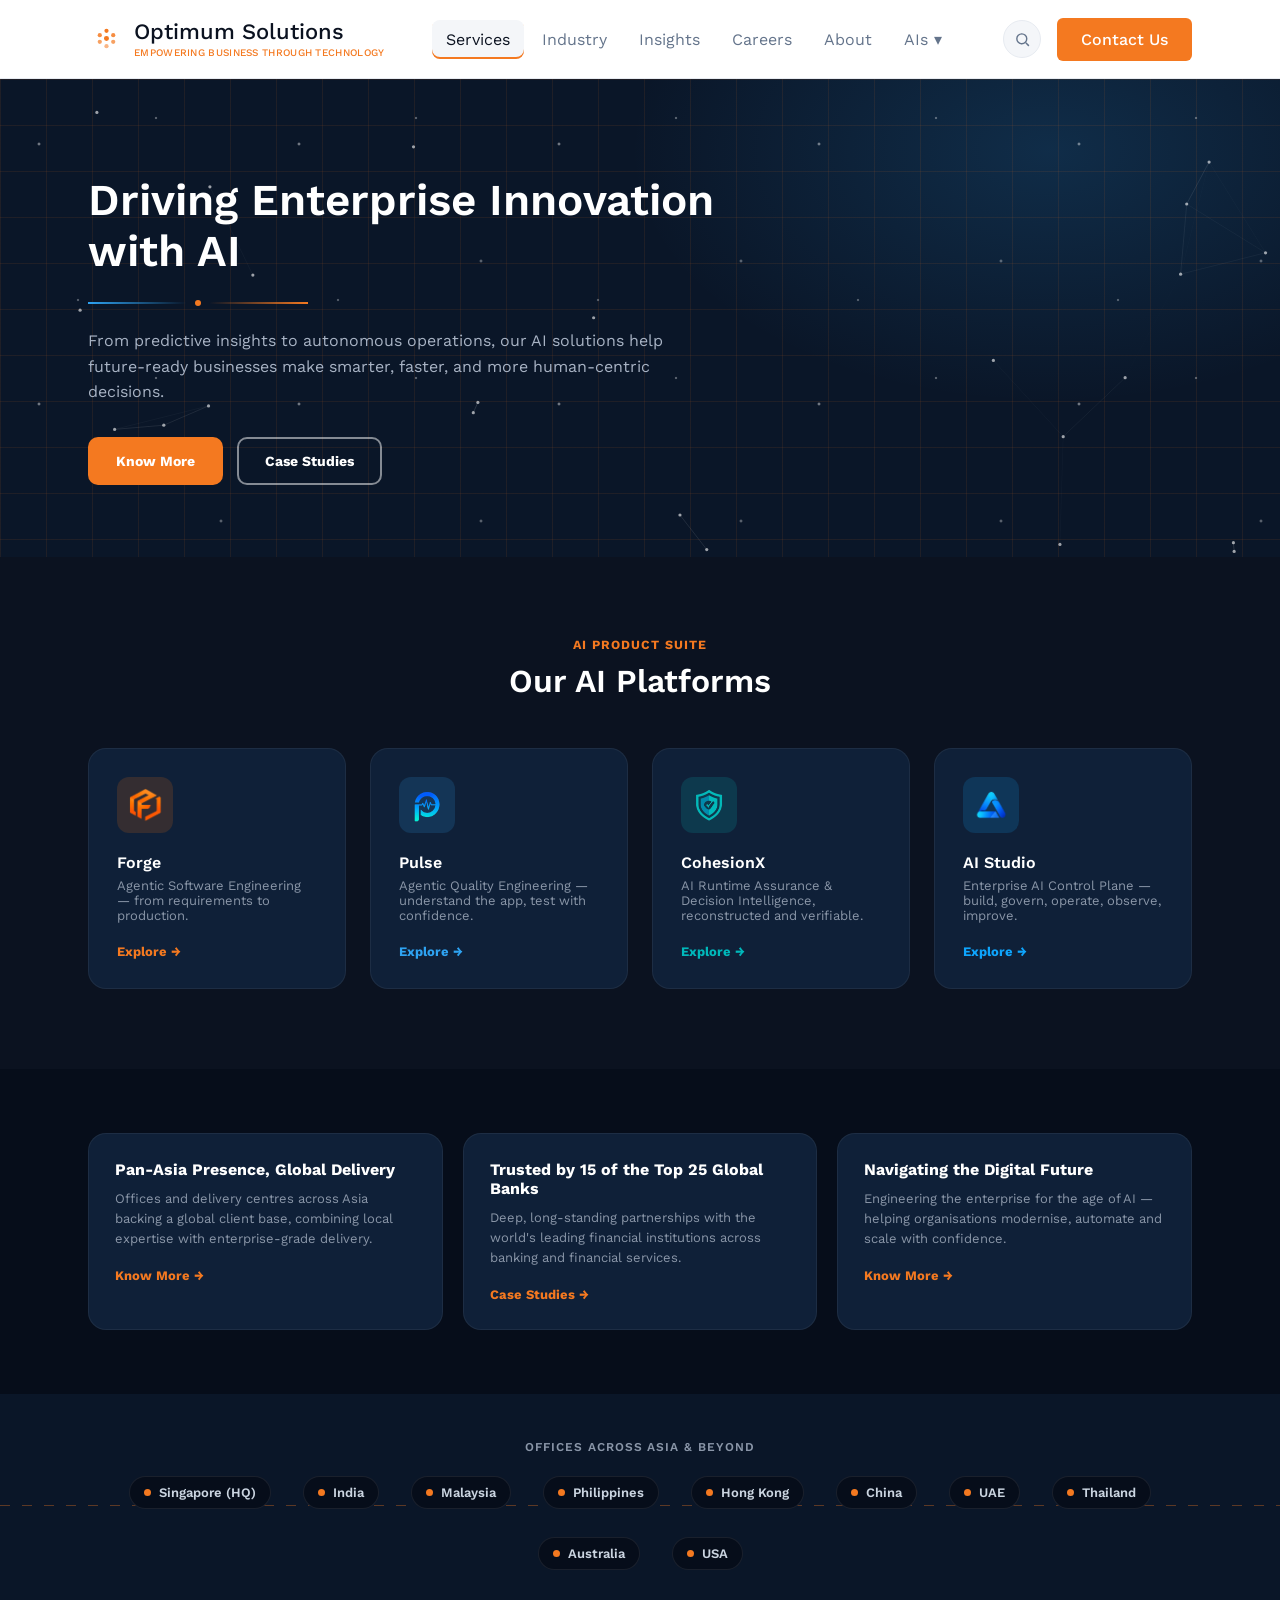
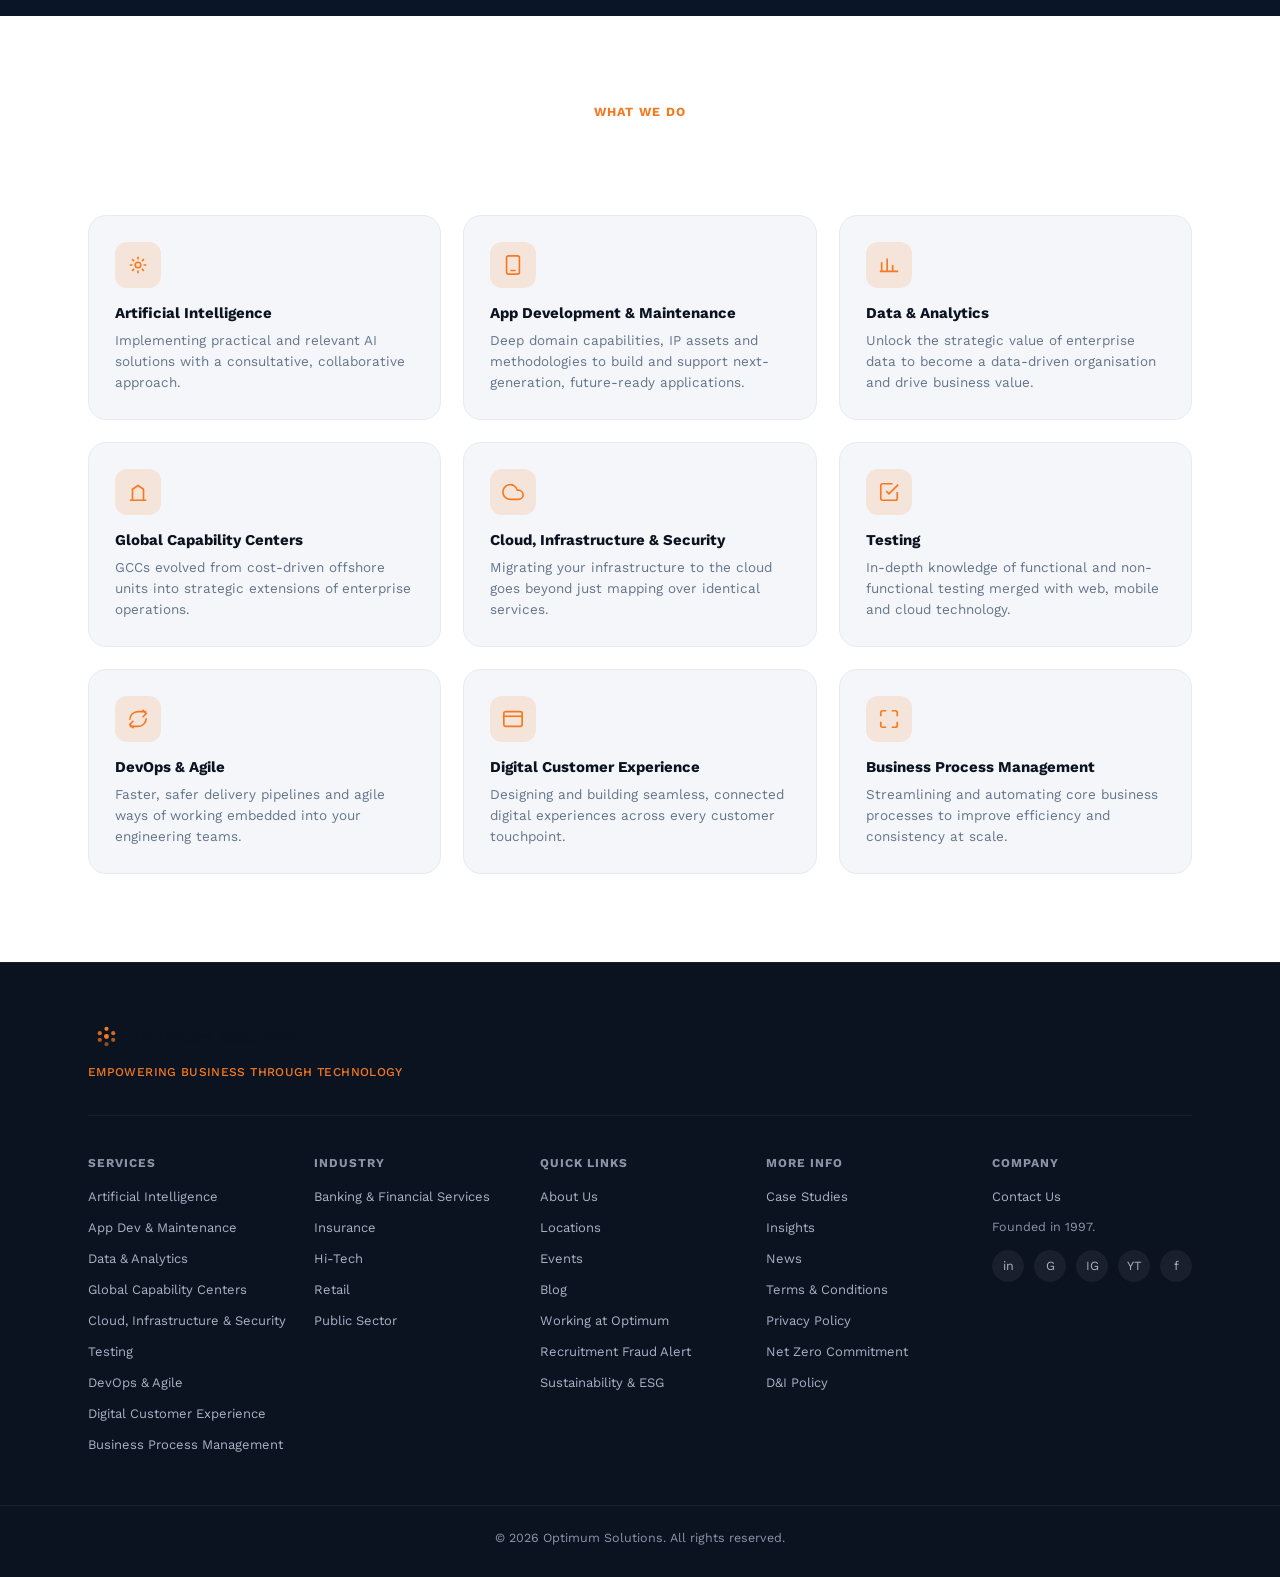
<file: index.html>
<!DOCTYPE html>
<html lang="en">
<head>
<meta charset="UTF-8" />
<meta name="viewport" content="width=device-width, initial-scale=1.0" />
<title>Optimum Solutions — Driving Enterprise Innovation with AI</title>
<link rel="preconnect" href="https://fonts.googleapis.com">
<link rel="preconnect" href="https://fonts.gstatic.com" crossorigin>
<link href="https://fonts.googleapis.com/css2?family=Work+Sans:wght@400;500;600;700&display=swap" rel="stylesheet">
<link rel="stylesheet" href="css/styles.css" />
</head>
<body>

<!-- ============ HEADER / NAVBAR ============ -->
<!-- NOTE: this is the ONLY part of the homepage that changes:
     the new "AIs" dropdown item has been added to the existing nav. -->
<header class="site-header">
  <div class="container navbar">
    <a href="index.html" class="brand">
      <span class="mark">
        <svg viewBox="0 0 24 24" fill="none">
          <circle cx="12" cy="4" r="2.2" fill="#f47920"/>
          <circle cx="19" cy="8.5" r="2.2" fill="#f47920" opacity="0.85"/>
          <circle cx="19" cy="15.5" r="2.2" fill="#f47920" opacity="0.7"/>
          <circle cx="12" cy="20" r="2.2" fill="#f47920" opacity="0.55"/>
          <circle cx="5" cy="15.5" r="2.2" fill="#f47920" opacity="0.7"/>
          <circle cx="5" cy="8.5" r="2.2" fill="#f47920" opacity="0.85"/>
          <circle cx="12" cy="12" r="2.6" fill="#f47920"/>
        </svg>
      </span>
      <span class="brand-text">
        <span class="brand-name">Optimum Solutions</span>
        <span class="brand-tagline">Empowering Business through Technology</span>
      </span>
    </a>

    <ul class="nav-links">
      <li><a href="#" class="active">Services</a></li>
      <li><a href="#">Industry</a></li>
      <li><a href="#">Insights</a></li>
      <li><a href="#">Careers</a></li>
      <li><a href="#">About</a></li>
      <li class="nav-item-dropdown">
        <button class="nav-item">AIs <span class="chevron">▾</span></button>
        <div class="ai-dropdown">
          <div class="ai-dropdown-label">AI Products</div>
          <a class="ai-dropdown-item" href="forge.html">
            <span class="left"><img src="images/forge.png" alt="Forge logo" class="ai-dot forge"> Forge</span>
            <span class="arrow">→</span>
          </a>
          <a class="ai-dropdown-item" href="pulse.html">
            <span class="left"><img src="images/pulse.png" alt="Pulse logo" class="ai-dot pulse"> Pulse</span>
            <span class="arrow">→</span>
          </a>
          <a class="ai-dropdown-item" href="cohesionx.html">
            <span class="left"><img src="images/cohesionx.png" alt="CohesionX logo" class="ai-dot cohesionx"> CohesionX</span>
            <span class="arrow">→</span>
          </a>
          <a class="ai-dropdown-item" href="ai-studio.html">
            <span class="left"><img src="images/ai-studio.png" alt="AI Studio logo" class="ai-dot aistudio"> AI Studio</span>
            <span class="arrow">→</span>
          </a>
        </div>
      </li>
    </ul>

    <div class="nav-right">
      <button type="button" class="nav-search" aria-label="Search">
        <svg viewBox="0 0 24 24" fill="none" stroke="currentColor" stroke-width="2"><circle cx="11" cy="11" r="7"/><path d="M21 21l-4.3-4.3"/></svg>
      </button>
      <a href="#" class="btn btn-primary">Contact Us</a>
    </div>
  </div>
</header>

<!-- ============ HOME HERO (unchanged content) ============ -->
<section class="hero-home">
  <canvas class="particle-network-canvas" aria-hidden="true"></canvas>
  <div class="particle-layer" aria-hidden="true"></div>
  <div class="container">
    <h1>Driving Enterprise Innovation with AI</h1>
    <div class="brand-divider"><span class="dot"></span></div>
    <p>From predictive insights to autonomous operations, our AI solutions help future-ready businesses make smarter, faster, and more human-centric decisions.</p>
    <div class="actions">
      <a href="#ai-platforms" class="btn btn-primary">Know More</a>
      <a href="#" class="btn btn-outline-white">Case Studies</a>
    </div>
  </div>
</section>

<!-- ============ NEW: AI PLATFORMS SHORTCUT SECTION ============ -->
<section class="ai-platforms-section" id="ai-platforms">
  <div class="container">
    <div class="section-head">
      <span class="eyebrow">AI Product Suite</span>
      <h2>Our AI Platforms</h2>
    </div>

    <div class="ai-platform-grid">
      <a href="forge.html" class="ai-platform-card">
        <div class="ai-platform-icon forge"><img src="images/forge.png" alt="Forge logo"></div>
        <h3>Forge</h3>
        <p>Agentic Software Engineering — from requirements to production.</p>
        <span class="explore forge">Explore →</span>
      </a>
      <a href="pulse.html" class="ai-platform-card">
        <div class="ai-platform-icon pulse"><img src="images/pulse.png" alt="Pulse logo"></div>
        <h3>Pulse</h3>
        <p>Agentic Quality Engineering — understand the app, test with confidence.</p>
        <span class="explore pulse">Explore →</span>
      </a>
      <a href="cohesionx.html" class="ai-platform-card">
        <div class="ai-platform-icon cohesionx"><img src="images/cohesionx.png" alt="CohesionX logo"></div>
        <h3>CohesionX</h3>
        <p>AI Runtime Assurance & Decision Intelligence, reconstructed and verifiable.</p>
        <span class="explore cohesionx">Explore →</span>
      </a>
      <a href="ai-studio.html" class="ai-platform-card">
        <div class="ai-platform-icon aistudio"><img src="images/ai-studio.png" alt="AI Studio logo"></div>
        <h3>AI Studio</h3>
        <p>Enterprise AI Control Plane — build, govern, operate, observe, improve.</p>
        <span class="explore aistudio">Explore →</span>
      </a>
    </div>
  </div>
</section>

<!-- ============ FEATURED HIGHLIGHTS (matches real site's rotating hero cards) ============ -->
<section class="featured-strip">
  <div class="container">
    <div class="featured-grid">
      <div class="featured-card">
        <h4>Pan-Asia Presence, Global Delivery</h4>
        <p>Offices and delivery centres across Asia backing a global client base, combining local expertise with enterprise-grade delivery.</p>
        <a href="#">Know More →</a>
      </div>
      <div class="featured-card">
        <h4>Trusted by 15 of the Top 25 Global Banks</h4>
        <p>Deep, long-standing partnerships with the world's leading financial institutions across banking and financial services.</p>
        <a href="#">Case Studies →</a>
      </div>
      <div class="featured-card">
        <h4>Navigating the Digital Future</h4>
        <p>Engineering the enterprise for the age of AI — helping organisations modernise, automate and scale with confidence.</p>
        <a href="#">Know More →</a>
      </div>
    </div>
  </div>
</section>

<!-- ============ GLOBAL PRESENCE (animated, real office locations from company deck) ============ -->
<section class="global-presence">
  <div class="container">
    <div class="global-presence-label">Offices Across Asia &amp; Beyond</div>
    <div class="global-presence-row">
      <span class="global-presence-pin"><span class="pin-dot"></span>Singapore (HQ)</span>
      <span class="global-presence-pin"><span class="pin-dot"></span>India</span>
      <span class="global-presence-pin"><span class="pin-dot"></span>Malaysia</span>
      <span class="global-presence-pin"><span class="pin-dot"></span>Philippines</span>
      <span class="global-presence-pin"><span class="pin-dot"></span>Hong Kong</span>
      <span class="global-presence-pin"><span class="pin-dot"></span>China</span>
      <span class="global-presence-pin"><span class="pin-dot"></span>UAE</span>
      <span class="global-presence-pin"><span class="pin-dot"></span>Thailand</span>
      <span class="global-presence-pin"><span class="pin-dot"></span>Australia</span>
      <span class="global-presence-pin"><span class="pin-dot"></span>USA</span>
    </div>
  </div>
</section>

<!-- ============ SERVICES (real 9-service grid) ============ -->
<section class="services-section">
  <div class="container">
    <div class="section-head">
      <span class="eyebrow">What We Do</span>
      <h2>Our Services</h2>
    </div>
    <div class="services-grid">
      <div class="service-card">
        <div class="service-icon"><svg viewBox="0 0 24 24" fill="none" stroke-width="1.8"><circle cx="12" cy="12" r="3"/><path d="M12 3v3M12 18v3M3 12h3M18 12h3M5.6 5.6l2.1 2.1M16.3 16.3l2.1 2.1M5.6 18.4l2.1-2.1M16.3 7.7l2.1-2.1"/></svg></div>
        <h4>Artificial Intelligence</h4>
        <p>Implementing practical and relevant AI solutions with a consultative, collaborative approach.</p>
      </div>
      <div class="service-card">
        <div class="service-icon"><svg viewBox="0 0 24 24" fill="none" stroke-width="1.8"><rect x="5" y="2" width="14" height="20" rx="2"/><path d="M9 18h6"/></svg></div>
        <h4>App Development & Maintenance</h4>
        <p>Deep domain capabilities, IP assets and methodologies to build and support next-generation, future-ready applications.</p>
      </div>
      <div class="service-card">
        <div class="service-icon"><svg viewBox="0 0 24 24" fill="none" stroke-width="1.8"><path d="M4 19V9M10 19V5M16 19v-7M22 19H2"/></svg></div>
        <h4>Data & Analytics</h4>
        <p>Unlock the strategic value of enterprise data to become a data-driven organisation and drive business value.</p>
      </div>
      <div class="service-card">
        <div class="service-icon"><svg viewBox="0 0 24 24" fill="none" stroke-width="1.8"><path d="M3 21h18M6 21V9l6-4 6 4v12"/></svg></div>
        <h4>Global Capability Centers</h4>
        <p>GCCs evolved from cost-driven offshore units into strategic extensions of enterprise operations.</p>
      </div>
      <div class="service-card">
        <div class="service-icon"><svg viewBox="0 0 24 24" fill="none" stroke-width="1.8"><path d="M18 10h-1.26A8 8 0 1 0 9 20h9a5 5 0 0 0 0-10z"/></svg></div>
        <h4>Cloud, Infrastructure & Security</h4>
        <p>Migrating your infrastructure to the cloud goes beyond just mapping over identical services.</p>
      </div>
      <div class="service-card">
        <div class="service-icon"><svg viewBox="0 0 24 24" fill="none" stroke-width="1.8"><path d="M9 11l3 3L22 4"/><path d="M21 12v7a2 2 0 0 1-2 2H5a2 2 0 0 1-2-2V5a2 2 0 0 1 2-2h11"/></svg></div>
        <h4>Testing</h4>
        <p>In-depth knowledge of functional and non-functional testing merged with web, mobile and cloud technology.</p>
      </div>
      <div class="service-card">
        <div class="service-icon"><svg viewBox="0 0 24 24" fill="none" stroke-width="1.8"><path d="M17 2.1l4 4-4 4M3 12.9a9 9 0 0 1 9-9h9M7 21.9l-4-4 4-4M21 11.1a9 9 0 0 1-9 9H3"/></svg></div>
        <h4>DevOps & Agile</h4>
        <p>Faster, safer delivery pipelines and agile ways of working embedded into your engineering teams.</p>
      </div>
      <div class="service-card">
        <div class="service-icon"><svg viewBox="0 0 24 24" fill="none" stroke-width="1.8"><rect x="2" y="4" width="20" height="16" rx="2"/><path d="M2 9h20"/></svg></div>
        <h4>Digital Customer Experience</h4>
        <p>Designing and building seamless, connected digital experiences across every customer touchpoint.</p>
      </div>
      <div class="service-card">
        <div class="service-icon"><svg viewBox="0 0 24 24" fill="none" stroke-width="1.8"><path d="M9 3H5a2 2 0 0 0-2 2v4M15 3h4a2 2 0 0 1 2 2v4M9 21H5a2 2 0 0 1-2-2v-4M15 21h4a2 2 0 0 0 2-2v-4"/></svg></div>
        <h4>Business Process Management</h4>
        <p>Streamlining and automating core business processes to improve efficiency and consistency at scale.</p>
      </div>
    </div>
  </div>
</section>

<!-- ============ FOOTER (real 5-column structure) ============ -->
<footer class="site-footer">
  <div class="container">
    <div class="footer-top">
      <div>
        <a href="index.html" class="brand">
          <span class="mark">
            <svg viewBox="0 0 24 24" fill="none">
              <circle cx="12" cy="4" r="2.2" fill="#f47920"/>
              <circle cx="19" cy="8.5" r="2.2" fill="#f47920" opacity="0.85"/>
              <circle cx="19" cy="15.5" r="2.2" fill="#f47920" opacity="0.7"/>
              <circle cx="12" cy="20" r="2.2" fill="#f47920" opacity="0.55"/>
              <circle cx="5" cy="15.5" r="2.2" fill="#f47920" opacity="0.7"/>
              <circle cx="5" cy="8.5" r="2.2" fill="#f47920" opacity="0.85"/>
              <circle cx="12" cy="12" r="2.6" fill="#f47920"/>
            </svg>
          </span>
          Optimum Solutions        </a>
        <p class="brand-tagline">Empowering Business through Technology</p>
      </div>
    </div>

    <div class="footer-links-grid">
      <div class="footer-col">
        <h4>Services</h4>
        <ul>
          <li><a href="#">Artificial Intelligence</a></li>
          <li><a href="#">App Dev & Maintenance</a></li>
          <li><a href="#">Data & Analytics</a></li>
          <li><a href="#">Global Capability Centers</a></li>
          <li><a href="#">Cloud, Infrastructure & Security</a></li>
          <li><a href="#">Testing</a></li>
          <li><a href="#">DevOps & Agile</a></li>
          <li><a href="#">Digital Customer Experience</a></li>
          <li><a href="#">Business Process Management</a></li>
        </ul>
      </div>
      <div class="footer-col">
        <h4>Industry</h4>
        <ul>
          <li><a href="#">Banking & Financial Services</a></li>
          <li><a href="#">Insurance</a></li>
          <li><a href="#">Hi-Tech</a></li>
          <li><a href="#">Retail</a></li>
          <li><a href="#">Public Sector</a></li>
        </ul>
      </div>
      <div class="footer-col">
        <h4>Quick Links</h4>
        <ul>
          <li><a href="#">About Us</a></li>
          <li><a href="#">Locations</a></li>
          <li><a href="#">Events</a></li>
          <li><a href="#">Blog</a></li>
          <li><a href="#">Working at Optimum</a></li>
          <li><a href="#">Recruitment Fraud Alert</a></li>
          <li><a href="#">Sustainability & ESG</a></li>
        </ul>
      </div>
      <div class="footer-col">
        <h4>More Info</h4>
        <ul>
          <li><a href="#">Case Studies</a></li>
          <li><a href="#">Insights</a></li>
          <li><a href="#">News</a></li>
          <li><a href="#">Terms & Conditions</a></li>
          <li><a href="#">Privacy Policy</a></li>
          <li><a href="#">Net Zero Commitment</a></li>
          <li><a href="#">D&I Policy</a></li>
        </ul>
      </div>
      <div class="footer-col">
        <h4>Company</h4>
        <ul>
          <li><a href="#">Contact Us</a></li>
        </ul>
        <p class="footer-founded">Founded in 1997.</p>
        <div class="footer-social">
          <a href="#" aria-label="LinkedIn">in</a>
          <a href="#" aria-label="Glassdoor">G</a>
          <a href="#" aria-label="Instagram">IG</a>
          <a href="#" aria-label="YouTube">YT</a>
          <a href="#" aria-label="Facebook">f</a>
        </div>
      </div>
    </div>
  </div>
  <div class="footer-bottom">© 2026 Optimum Solutions. All rights reserved.</div>
</footer>

<script src="js/main.js"></script>
</body>
</html>
</file>
<file: css/styles.css>
/* =========================================================
   Optimum Solutions — AI Section
   Shared styles for navbar, AI Platforms shortcut, and
   individual AI product pages (Forge, Pulse, AI Studio, CohesionX)
   ========================================================= */

/* Scrolling text marquee banner — two bold looping tagline strips,
   each set on its own diagonal and crossing over one another like an X,
   clipped to a fixed-height band so the crossing point stays on-page. */
.text-marquee-cross {
  position: relative;
  height: 260px;
  overflow: hidden;
  background: var(--white);
}
.text-marquee {
  position: absolute;
  top: 50%;
  left: 50%;
  width: 180vw;
  overflow: hidden;
  background: var(--ink);
  padding: 18px 0;
}
.text-marquee.band-a { transform: translate(-50%, -50%) rotate(-7deg); z-index: 2; }
.text-marquee.band-b {
  transform: translate(-50%, -50%) rotate(7deg);
  z-index: 1;
  background: #000;
  opacity: 0.92;
}
.text-marquee-track {
  display: flex;
  width: max-content;
  gap: 40px;
  animation: marqueeLeft 24s linear infinite;
}
.text-marquee-track.reverse { animation-name: marqueeRight; }
.text-marquee:hover .text-marquee-track { animation-play-state: paused; }
.text-marquee-group { display: flex; gap: 40px; flex: none; }
.text-marquee span {
  font-size: 22px;
  font-weight: 800;
  letter-spacing: 0.02em;
  color: rgba(255,255,255,0.85);
  text-transform: uppercase;
  white-space: nowrap;
}
.text-marquee span.accent { color: var(--orange); }
body.pulse-page .text-marquee span.accent { color: var(--pulse); }
body.aistudio-page .text-marquee span.accent { color: var(--aistudio); }
body.cohesionx-page .text-marquee span.accent { color: var(--cohesionx); }
@media (prefers-reduced-motion: reduce) {
  .text-marquee-track { animation: none; }
}
@media (max-width: 640px) {
  .text-marquee-cross { height: 190px; }
  .text-marquee span { font-size: 17px; }
}

:root {
  --navy-950: #060d1a;
  --navy-900: #0a1628;
  --navy-800: #0f2038;
  --navy-700: #16304f;
  --navy-600: #1e3f63;
  --ink: #0b1220;
  --white: #ffffff;
  --gray-100: #f4f6f9;
  --gray-200: #e7ebf1;
  --gray-400: #a8b3c4;
  --gray-500: #8a96a8;
  --gray-600: #64748b;

  --orange: #f47920;
  --orange-dark: #d9660f;
  --orange-soft: rgba(244, 121, 32, 0.14);

  --forge: #f47920;
  --pulse: #2ea3f2;
  --aistudio: #0ea5fd;
  --cohesionx: #00b8bb;

  --radius-md: 12px;
  --radius-lg: 18px;
  --shadow-card: 0 10px 30px rgba(6, 13, 26, 0.35);
  --font-sans: "Work Sans", -apple-system, BlinkMacSystemFont, "Segoe UI", Roboto, Helvetica, Arial, sans-serif;
}

* { box-sizing: border-box; }
html { scroll-behavior: smooth; overflow-x: clip; }
body {
  margin: 0;
  font-family: var(--font-sans);
  color: var(--ink);
  background: var(--white);
  -webkit-font-smoothing: antialiased;
  overflow-x: clip;
}
img { max-width: 100%; display: block; }
a { text-decoration: none; color: inherit; }
ul { list-style: none; margin: 0; padding: 0; }
button { font-family: inherit; cursor: pointer; }

.container {
  width: 100%;
  max-width: 1200px;
  margin: 0 auto;
  padding: 0 48px;
}
@media (max-width: 640px) { .container { padding: 0 22px; } }

.eyebrow {
  display: block;
  font-size: 12.5px;
  font-weight: 700;
  letter-spacing: 0.08em;
  text-transform: uppercase;
  color: var(--orange);
  margin-bottom: 10px;
}

.section-head { text-align: center; max-width: 720px; margin: 0 auto 48px; }
.section-head h2 { font-size: clamp(24px, 2.6vw, 32px); font-weight: 600; margin: 0; color: var(--white); }
.section-head p { color: var(--gray-400); margin-top: 12px; font-size: 15px; }
.section-head.on-light h2 { color: var(--ink); }
.section-head.on-light p { color: var(--gray-600); }

.btn {
  display: inline-flex;
  align-items: center;
  justify-content: center;
  gap: 8px;
  padding: 14px 26px;
  border-radius: 10px;
  font-weight: 700;
  font-size: 14px;
  border: 2px solid transparent;
  transition: transform 0.15s ease, background 0.15s ease, border-color 0.15s ease;
  white-space: nowrap;
}
.btn:hover { transform: translateY(-1px); }
.btn-primary { background: var(--orange); color: var(--white); }
.btn-primary:hover { background: var(--orange-dark); }
.btn-outline { background: transparent; border-color: var(--orange); color: var(--orange); }
.btn-outline:hover { background: var(--orange-soft); }
.btn-outline-white { background: transparent; border-color: rgba(255,255,255,0.5); color: var(--white); }
.btn-outline-white:hover { background: rgba(255,255,255,0.08); border-color: #fff; }
.btn-white { background: var(--white); color: var(--orange); }
.btn-white:hover { background: #fff3e9; }
.btn-block { width: 100%; }

/* ---------------------------------------------------------
   Navbar (shared across homepage + all AI product pages)
   --------------------------------------------------------- */
.site-header {
  position: sticky;
  top: 0;
  z-index: 100;
  background: var(--white);
  border-bottom: 1px solid var(--gray-200);
  box-shadow: 0 1px 0 rgba(0,0,0,0.02);
}
.site-header.dark-alt { background: var(--ink); }
.navbar {
  display: flex;
  align-items: center;
  justify-content: space-between;
  height: 78px;
}
.brand {
  display: flex;
  align-items: center;
  gap: 10px;
  color: var(--ink);
  font-weight: 500;
  font-size: 17px;
}
.brand .mark {
  width: 36px;
  height: 36px;
  border-radius: 9px;
  background: transparent;
  display: flex;
  align-items: center;
  justify-content: center;
  flex: none;
}
.brand .mark svg { width: 23px; height: 23px; }
.brand-text { display: flex; flex-direction: column; line-height: 1.15; }
.brand-name { color: var(--ink); font-weight: 500; font-size: 22px; }
.brand-tagline {
  color: var(--orange);
  font-size: 10px;
  font-weight: 500;
  letter-spacing: 0.03em;
  margin: 3px 0 0;
  text-transform: uppercase;
}
.footer-top .brand-tagline { font-size: 12px; margin: 6px 0 0; }

/* Two-tone brand divider (blue / orange line with center dot) — a callback to
   Optimum's own deck & cover-slide styling. Used under hero titles. */
.brand-divider {
  display: flex;
  align-items: center;
  gap: 8px;
  width: 220px;
  margin: 0 0 22px;
}
.brand-divider::before,
.brand-divider::after { content: ""; flex: 1; height: 2px; }
.brand-divider::before { background: linear-gradient(90deg, #2ea3f2, transparent); }
.brand-divider::after { background: linear-gradient(90deg, transparent, var(--orange)); }
.brand-divider .dot { width: 6px; height: 6px; border-radius: 50%; background: var(--orange); flex: none; }
.nav-links {
  display: flex;
  align-items: center;
  gap: 4px;
}
.nav-links > li > a,
.nav-links > li > button.nav-item {
  display: flex;
  align-items: center;
  gap: 6px;
  color: var(--gray-600);
  font-weight: 400;
  font-size: 16px;
  padding: 10px 14px;
  border-radius: 8px;
  background: transparent;
  border: none;
}
.nav-links > li > a:hover,
.nav-links > li > button.nav-item:hover { color: var(--ink); box-shadow: inset 0 -2px 0 var(--orange); }
.nav-links > li > a.active { color: var(--ink); background: var(--gray-100); box-shadow: inset 0 -2px 0 var(--orange); }
.nav-right { display: flex; align-items: center; gap: 16px; }
.nav-right .btn-primary { padding: 10px 22px; border-radius: 6px; font-size: 16px; font-weight: 500; }
.nav-search {
  display: flex; align-items: center; justify-content: center;
  width: 38px; height: 38px; border-radius: 50%;
  background: var(--gray-100);
  color: var(--gray-600);
  border: 1px solid var(--gray-200);
  flex: none;
}
.nav-search:hover { background: var(--orange-soft); border-color: var(--orange); color: var(--orange); }
.nav-search svg { width: 17px; height: 17px; }

/* AIs dropdown */
.nav-item-dropdown { position: relative; }
.nav-item.chevron { transition: transform 0.15s ease; }
.nav-item-dropdown.open .chevron { transform: rotate(180deg); }
.nav-item-dropdown.open > .nav-item { color: var(--ink); }

.ai-dropdown {
  position: absolute;
  top: calc(100% + 10px);
  right: 0;
  width: 280px;
  background: var(--white);
  border: 1px solid var(--gray-200);
  border-radius: var(--radius-md);
  box-shadow: 0 16px 40px rgba(10,22,40,0.14);
  padding: 14px;
  opacity: 0;
  visibility: hidden;
  transform: translateY(-6px);
  transition: opacity 0.15s ease, transform 0.15s ease, visibility 0.15s;
  z-index: 200;
}
.nav-item-dropdown.open .ai-dropdown {
  opacity: 1;
  visibility: visible;
  transform: translateY(0);
}
/* Dropdown items step in one after another instead of appearing all at once */
.ai-dropdown-item {
  opacity: 0;
  transform: translateY(-4px);
  transition: opacity 0.2s ease, transform 0.2s ease, background 0.15s ease;
}
.nav-item-dropdown.open .ai-dropdown-item {
  opacity: 1;
  transform: translateY(0);
}
.nav-item-dropdown.open .ai-dropdown-item:nth-child(2) { transition-delay: 0.04s; }
.nav-item-dropdown.open .ai-dropdown-item:nth-child(3) { transition-delay: 0.08s; }
.nav-item-dropdown.open .ai-dropdown-item:nth-child(4) { transition-delay: 0.12s; }
.nav-item-dropdown.open .ai-dropdown-item:nth-child(5) { transition-delay: 0.16s; }
.ai-dropdown-label {
  font-size: 11px;
  font-weight: 600;
  letter-spacing: 0.08em;
  color: var(--gray-500);
  text-transform: uppercase;
  padding: 6px 10px 10px;
}
.ai-dropdown-item {
  display: flex;
  align-items: center;
  justify-content: space-between;
  padding: 10px;
  border-radius: 8px;
  color: var(--ink);
  font-weight: 400;
}
.ai-dropdown-item:hover { background: var(--gray-100); }
.ai-dropdown-item .left { display: flex; align-items: center; gap: 10px; }
.ai-dot { width: 20px; height: 20px; object-fit: contain; flex: none; }
.ai-dropdown-item .arrow { color: var(--gray-500); }

@media (max-width: 960px) {
  .nav-links, .nav-right .btn { display: none; }
}

/* ---------------------------------------------------------
   Homepage: hero + AI Platforms shortcut section
   --------------------------------------------------------- */
.hero-home {
  position: relative;
  background: var(--navy-900);
  padding: 96px 0 72px;
  overflow: hidden;
}
.hero-home::before {
  content: "";
  position: absolute;
  inset: 0;
  background-image:
    linear-gradient(rgba(244,121,32,0.09) 1px, transparent 1px),
    linear-gradient(90deg, rgba(244,121,32,0.09) 1px, transparent 1px),
    radial-gradient(700px 420px at 82% 15%, rgba(46,163,242,0.16), transparent 60%);
  background-size: 46px 46px, 46px 46px, auto;
  animation: circuitDrift 22s linear infinite;
  pointer-events: none;
}
@keyframes circuitDrift {
  0% { background-position: 0 0, 0 0, 0 0; }
  100% { background-position: 460px 460px, 460px 460px, 0 0; }
}
.hero-home .container { position: relative; z-index: 1; }
.hero-home h1 {
  color: var(--white);
  font-size: clamp(30px, 3.8vw, 44px);
  font-weight: 600;
  line-height: 1.15;
  max-width: 720px;
  margin: 0 0 24px;
}
.hero-home p {
  color: var(--gray-400);
  font-size: 16px;
  max-width: 620px;
  line-height: 1.6;
  margin: 0 0 32px;
}
.hero-home .actions { display: flex; gap: 14px; }

.ai-platforms-section {
  background: var(--ink);
  padding: 80px 0;
}
.ai-platform-grid {
  display: grid;
  grid-template-columns: repeat(4, 1fr);
  gap: 24px;
}
@media (max-width: 900px) {
  .ai-platform-grid { grid-template-columns: repeat(2, 1fr); }
}
@media (max-width: 560px) {
  .ai-platform-grid { grid-template-columns: 1fr; }
}
.ai-platform-card {
  background: var(--navy-800);
  border: 1px solid rgba(255,255,255,0.06);
  border-radius: var(--radius-lg);
  padding: 28px;
  transition: transform 0.15s ease-out, border-color 0.2s ease;
}
.ai-platform-card:hover {
  transform: translateY(-4px);
  border-color: rgba(255,255,255,0.18);
}
.ai-platform-icon {
  width: 56px;
  height: 56px;
  border-radius: 12px;
  display: flex;
  align-items: center;
  justify-content: center;
  margin-bottom: 20px;
  padding: 8px;
}
.ai-platform-icon img { width: 100%; height: 100%; object-fit: contain; }
.ai-platform-icon .dot { width: 16px; height: 16px; border-radius: 50%; background: var(--white); }
.ai-platform-icon.forge { background: rgba(240,112,15,0.16); }
.ai-platform-icon.forge .dot { background: var(--forge); }
.ai-platform-icon.pulse { background: rgba(46,163,242,0.16); }
.ai-platform-icon.pulse .dot { background: var(--pulse); }
.ai-platform-icon.aistudio { background: rgba(14,165,253,0.16); }
.ai-platform-icon.aistudio .dot { background: var(--aistudio); }
.ai-platform-icon.cohesionx { background: rgba(0,184,187,0.16); }
.ai-platform-icon.cohesionx .dot { background: var(--cohesionx); }
.ai-platform-card h3 { color: var(--white); font-size: 16px; font-weight: 600; margin: 0 0 6px; }
.ai-platform-card p { color: var(--gray-500); font-size: 13px; margin: 0 0 18px; }
.ai-platform-card .explore { font-weight: 700; font-size: 13px; }
.ai-platform-card .explore.forge { color: var(--forge); }
.ai-platform-card .explore.pulse { color: var(--pulse); }
.ai-platform-card .explore.aistudio { color: var(--aistudio); }
.ai-platform-card .explore.cohesionx { color: var(--cohesionx); }

/* ---------------------------------------------------------
   Featured highlights strip (Pan-Asia presence, bank partnerships,
   digital future — mirrors the real site's rotating hero cards)
   --------------------------------------------------------- */
.featured-strip { background: var(--navy-950); padding: 64px 0; }

/* Homepage: animated global-presence strip — a row of office locations with
   pulsing pins over a slowly flowing connector line (grounded in the real
   office list: Singapore HQ, India, Malaysia, Philippines, Hong Kong,
   China, UAE, Thailand, Australia, USA). */
.global-presence { position: relative; background: var(--navy-900); padding: 46px 0; overflow: hidden; }
.global-presence::before {
  content: "";
  position: absolute; left: 0; right: 0; top: 50%; height: 1px;
  background: repeating-linear-gradient(90deg, rgba(244,121,32,0.35) 0 10px, transparent 10px 22px);
  background-size: 200% 100%;
  animation: presenceLineFlow 6s linear infinite;
  z-index: 0;
}
@keyframes presenceLineFlow { from { background-position: 0 0; } to { background-position: -200% 0; } }
.global-presence-label {
  position: relative; z-index: 1;
  text-align: center; color: var(--gray-500); font-size: 12px; font-weight: 600;
  letter-spacing: 0.08em; text-transform: uppercase; margin-bottom: 22px;
}
.global-presence-row { position: relative; z-index: 1; display: flex; flex-wrap: wrap; justify-content: center; gap: 28px 32px; }
.global-presence-pin { display: flex; align-items: center; gap: 8px; color: #cbd5e1; font-size: 13px; font-weight: 600; background: var(--navy-950); padding: 8px 14px; border-radius: 999px; border: 1px solid rgba(255,255,255,0.08); }
.global-presence-pin .pin-dot { position: relative; width: 7px; height: 7px; border-radius: 50%; background: var(--orange); flex: none; }
.global-presence-pin .pin-dot::after {
  content: ""; position: absolute; inset: -5px; border-radius: 50%; border: 1px solid var(--orange);
  opacity: 0; animation: pinPulse 2.4s ease-out infinite;
}
.global-presence-pin:nth-child(2n) .pin-dot::after { animation-delay: 0.5s; }
.global-presence-pin:nth-child(3n) .pin-dot::after { animation-delay: 1s; }
.global-presence-pin:nth-child(4n) .pin-dot::after { animation-delay: 1.5s; }
@keyframes pinPulse { 0% { transform: scale(0.6); opacity: 0.8; } 100% { transform: scale(2.4); opacity: 0; } }
.featured-grid {
  display: grid;
  grid-template-columns: repeat(3, 1fr);
  gap: 20px;
}
@media (max-width: 900px) { .featured-grid { grid-template-columns: 1fr; } }
.featured-card {
  background: var(--navy-800);
  border: 1px solid rgba(255,255,255,0.06);
  border-radius: var(--radius-lg);
  padding: 26px;
  transition: transform 0.15s ease-out, border-color 0.2s ease, box-shadow 0.2s ease;
}
.featured-card:hover {
  transform: translateY(-4px);
  border-color: rgba(255,255,255,0.18);
  box-shadow: 0 20px 40px rgba(0,0,0,0.35);
}
.featured-card h4 { color: var(--white); font-size: 16px; margin: 0 0 10px; }
.featured-card p { color: var(--gray-500); font-size: 13px; line-height: 1.55; margin: 0 0 16px; }
.featured-card a { color: var(--orange); font-weight: 700; font-size: 13px; }

/* ---------------------------------------------------------
   Services section (real 9-service grid)
   --------------------------------------------------------- */
.services-section { background: var(--white); padding: 88px 0; }
.services-grid {
  display: grid;
  grid-template-columns: repeat(3, 1fr);
  gap: 22px;
  margin-top: 44px;
}
@media (max-width: 900px) { .services-grid { grid-template-columns: repeat(2, 1fr); } }
@media (max-width: 560px) { .services-grid { grid-template-columns: 1fr; } }
.service-card {
  background: var(--gray-100);
  border: 1px solid var(--gray-200);
  border-radius: var(--radius-lg);
  padding: 26px;
  transition: transform 0.15s ease-out, border-color 0.2s ease, box-shadow 0.2s ease, background 0.2s ease;
}
.service-card:hover {
  transform: translateY(-4px);
  border-color: var(--gray-400);
  background: var(--white);
  box-shadow: 0 16px 32px rgba(6,13,26,0.08);
}
.service-icon {
  width: 46px; height: 46px; border-radius: 12px;
  background: var(--orange-soft);
  display: flex; align-items: center; justify-content: center;
  margin-bottom: 16px;
}
.service-icon svg { width: 22px; height: 22px; stroke: var(--orange); }
.service-card h4 { color: var(--ink); font-size: 15px; margin: 0 0 8px; }
.service-card p { color: var(--gray-600); font-size: 13.5px; line-height: 1.55; margin: 0; }

/* ---------------------------------------------------------
   Footer (real 5-column structure)
   --------------------------------------------------------- */
.site-footer {
  position: relative;
  background: var(--ink);
  border-top: 1px solid rgba(255,255,255,0.06);
  padding: 56px 0 32px;
  overflow: hidden;
}
/* A soft glowing line that slowly drifts across the top of the footer */
.site-footer::before {
  content: "";
  position: absolute;
  top: -1px;
  left: 0;
  width: 40%;
  height: 1px;
  background: linear-gradient(90deg, transparent, var(--orange), transparent);
  animation: footerGlowDrift 9s ease-in-out infinite;
  pointer-events: none;
}
body.pulse-page .site-footer::before { background: linear-gradient(90deg, transparent, var(--pulse), transparent); }
body.aistudio-page .site-footer::before { background: linear-gradient(90deg, transparent, var(--aistudio), transparent); }
body.cohesionx-page .site-footer::before { background: linear-gradient(90deg, transparent, var(--cohesionx), transparent); }
@keyframes footerGlowDrift {
  0% { transform: translateX(-40%); }
  50% { transform: translateX(180%); }
  100% { transform: translateX(-40%); }
}
@media (prefers-reduced-motion: reduce) {
  .site-footer::before { animation: none; }
}
.footer-top {
  display: flex;
  align-items: flex-start;
  justify-content: space-between;
  flex-wrap: wrap;
  gap: 20px;
  padding-bottom: 36px;
  margin-bottom: 40px;
  border-bottom: 1px solid rgba(255,255,255,0.06);
}
.footer-top p.brand-tagline { margin: 10px 0 0; }
.footer-links-grid {
  display: grid;
  grid-template-columns: repeat(5, 1fr);
  gap: 28px;
}
@media (max-width: 900px) { .footer-links-grid { grid-template-columns: repeat(2, 1fr); } }
@media (max-width: 560px) { .footer-links-grid { grid-template-columns: 1fr; } }
.footer-col h4 {
  color: var(--gray-500);
  font-size: 12px;
  letter-spacing: 0.08em;
  text-transform: uppercase;
  margin: 0 0 16px;
}
.footer-col li { margin-bottom: 12px; }
.footer-col a { color: var(--gray-400); font-size: 13px; }
.footer-col a:hover { color: var(--orange); }
.footer-founded { color: var(--gray-500); font-size: 12.5px; margin: 14px 0 0; }
.footer-social { display: flex; gap: 10px; margin-top: 16px; }
.footer-social a {
  width: 32px; height: 32px; border-radius: 50%;
  background: rgba(255,255,255,0.06);
  display: flex; align-items: center; justify-content: center;
  color: var(--gray-400);
  font-size: 12.5px;
}
.footer-social a:hover { background: var(--orange); color: #fff; }
.footer-bottom {
  margin-top: 40px;
  padding-top: 24px;
  border-top: 1px solid rgba(255,255,255,0.06);
  color: var(--gray-500);
  font-size: 12.5px;
  text-align: center;
}

/* =========================================================
   AI PRODUCT PAGE (Forge / Pulse / AI Studio / CohesionX)
   ========================================================= */

.product-back {
  display: inline-flex;
  align-items: center;
  gap: 8px;
  color: var(--gray-400);
  font-weight: 600;
  font-size: 13px;
  margin-bottom: 28px;
}
.product-back:hover { color: var(--white); }

/* Hero */
.product-hero {
  position: relative;
  overflow: hidden;
  padding: 44px 0 80px;
  background: radial-gradient(1100px 500px at 15% 20%, rgba(240,112,15,0.16), transparent 60%), var(--navy-900);
  --hero-glow: rgba(240,112,15,0.4);
}
.product-hero.theme-pulse { background: radial-gradient(1100px 500px at 15% 20%, rgba(46,163,242,0.16), transparent 60%), var(--navy-900); --hero-glow: rgba(46,163,242,0.4); }
.product-hero.theme-aistudio { background: radial-gradient(1100px 500px at 15% 20%, rgba(14,165,253,0.16), transparent 60%), var(--navy-900); --hero-glow: rgba(14,165,253,0.4); }
.product-hero.theme-cohesionx { background: radial-gradient(1100px 500px at 15% 20%, rgba(0,184,187,0.16), transparent 60%), var(--navy-900); --hero-glow: rgba(0,184,187,0.4); }

/* Soft drifting glow blob behind the hero content, colored per AI theme */
.product-hero::before {
  content: "";
  position: absolute;
  top: -200px;
  right: -140px;
  width: 560px;
  height: 560px;
  border-radius: 50%;
  background: var(--hero-glow);
  filter: blur(100px);
  opacity: 0.5;
  z-index: 0;
  pointer-events: none;
  animation: heroGlowDrift 16s ease-in-out infinite;
}
@keyframes heroGlowDrift {
  0%, 100% { transform: translate(0, 0) scale(1); }
  50% { transform: translate(-50px, 40px) scale(1.15); }
}
@media (prefers-reduced-motion: reduce) {
  .product-hero::before { animation: none; }
}

/* Interactive particle-network canvas — nodes + connecting lines, reacts to the cursor */
.particle-network-canvas {
  position: absolute;
  inset: 0;
  width: 100%;
  height: 100%;
  z-index: 0;
  pointer-events: none;
}

/* Floating particle dust — a separate ambient layer from the glow blob above */
.product-hero::after,
.hero-home .particle-layer {
  content: "";
  position: absolute;
  inset: 0;
  background-image:
    radial-gradient(3px 3px at 15% 25%, rgba(255,255,255,0.65), transparent 65%),
    radial-gradient(2.5px 2.5px at 60% 15%, rgba(255,255,255,0.55), transparent 65%),
    radial-gradient(3px 3px at 85% 70%, rgba(255,255,255,0.5), transparent 65%),
    radial-gradient(2.5px 2.5px at 30% 85%, rgba(255,255,255,0.5), transparent 65%);
  background-size: 260px 260px;
  background-repeat: repeat;
  animation: particleDrift 22s linear infinite;
  pointer-events: none;
  z-index: 0;
}
@keyframes particleDrift {
  from { background-position: 0 0; }
  to { background-position: 0 -260px; }
}
@media (prefers-reduced-motion: reduce) {
  .product-hero::after, .hero-home .particle-layer { animation: none; }
}

.product-hero .container { max-width: 1440px; position: relative; z-index: 1; }

/* Hero entrance: content fades + rises into place on page load */
@keyframes heroFadeUp {
  from { opacity: 0; transform: translateY(18px); }
  to { opacity: 1; transform: translateY(0); }
}
@keyframes heroFadeIn {
  from { opacity: 0; transform: scale(0.97); }
  to { opacity: 1; transform: scale(1); }
}
.product-hero-grid > div:first-child > * {
  opacity: 0;
  animation: heroFadeUp 0.7s ease forwards;
}
.product-hero-grid > div:first-child > *:nth-child(1) { animation-delay: 0.05s; }
.product-hero-grid > div:first-child > *:nth-child(2) { animation-delay: 0.15s; }
.product-hero-grid > div:first-child > *:nth-child(3) { animation-delay: 0.25s; }
.product-hero-grid > div:first-child > *:nth-child(4) { animation-delay: 0.35s; }
.product-hero-grid > div:first-child > *:nth-child(5) { animation-delay: 0.45s; }
.product-hero-grid > div:first-child > *:nth-child(6) { animation-delay: 0.55s; }
.product-hero-grid > div:last-child {
  opacity: 0;
  animation: heroFadeIn 0.8s ease 0.3s forwards;
}
.hero-home .container > * {
  opacity: 0;
  animation: heroFadeUp 0.7s ease forwards;
}
.hero-home .container > *:nth-child(1) { animation-delay: 0.05s; }
.hero-home .container > *:nth-child(2) { animation-delay: 0.15s; }
.hero-home .container > *:nth-child(3) { animation-delay: 0.25s; }
.hero-home .container > *:nth-child(4) { animation-delay: 0.35s; }
@media (prefers-reduced-motion: reduce) {
  .product-hero-grid > div:first-child > *,
  .product-hero-grid > div:last-child,
  .hero-home .container > * {
    opacity: 1;
    animation: none;
    transform: none;
  }
}
.product-hero-grid {
  display: grid;
  grid-template-columns: 0.88fr 1.32fr;
  gap: 48px;
  align-items: start;
  min-width: 0;
}
/* Keep the live visual centered within the hero section's height, even
   though the text column next to it is top-aligned. */
.product-hero-grid > .demo-window,
.product-hero-grid > .lifecycle-window {
  align-self: center;
}
.product-hero-grid > div { min-width: 0; }
@media (max-width: 960px) {
  .product-hero-grid { grid-template-columns: 1fr; }
}
.product-badge {
  display: inline-block;
  font-size: 12px;
  font-weight: 700;
  letter-spacing: 0.06em;
  text-transform: uppercase;
  color: var(--forge);
  background: rgba(240,112,15,0.14);
  border: 1px solid rgba(240,112,15,0.35);
  padding: 6px 12px;
  border-radius: 999px;
  margin-bottom: 22px;
}
.theme-pulse .product-badge { color: var(--pulse); background: rgba(46,163,242,0.14); border-color: rgba(46,163,242,0.35); }
.theme-aistudio .product-badge { color: var(--aistudio); background: rgba(14,165,253,0.14); border-color: rgba(14,165,253,0.35); }

/* Product logo image, shown above the big product-name heading in each hero */
.product-logo {
  display: block;
  height: 108px;
  width: auto;
  max-width: 320px;
  object-fit: contain;
  margin-bottom: 18px;
}
.theme-cohesionx .product-badge { color: var(--cohesionx); background: rgba(0,184,187,0.14); border-color: rgba(0,184,187,0.35); }

.product-hero h1 {
  color: var(--white);
  font-size: clamp(36px, 4.4vw, 52px);
  font-weight: 600;
  line-height: 1.05;
  margin: 0 0 14px;
}
.product-hero .subtitle {
  font-size: clamp(17px, 1.8vw, 20px);
  font-weight: 500;
  color: var(--gray-200);
  margin: 0 0 18px;
}
.product-hero .lede {
  color: var(--gray-400);
  font-size: 15px;
  line-height: 1.6;
  max-width: 480px;
  margin: 0 0 32px;
}
.product-hero .actions { display: flex; gap: 14px; flex-wrap: wrap; }

/* Live laptop / browser demo mock */
.demo-window {
  background: var(--navy-950);
  border: 1px solid rgba(255,255,255,0.08);
  border-radius: 14px;
  overflow: hidden;
  box-shadow: 0 30px 80px rgba(0,0,0,0.5);
}
.demo-titlebar {
  display: flex;
  align-items: center;
  gap: 10px;
  padding: 16px 18px;
  background: var(--navy-900);
  border-bottom: 1px solid rgba(255,255,255,0.06);
}
.demo-dot { width: 13px; height: 13px; border-radius: 50%; }
.demo-dot.red { background: #ff5f57; }
.demo-dot.yellow { background: #febc2e; }
.demo-dot.green { background: #28c840; }
.demo-url {
  flex: 1;
  margin-left: 8px;
  background: var(--navy-800);
  color: var(--gray-500);
  font-size: 13.5px;
  padding: 8px 14px;
  border-radius: 6px;
}
.demo-live-dot {
  width: 10px; height: 10px; border-radius: 50%;
  background: var(--orange);
  box-shadow: 0 0 0 0 rgba(240,112,15,0.7);
  animation: livePulse 1.6s infinite;
}
@keyframes livePulse {
  0% { box-shadow: 0 0 0 0 rgba(240,112,15,0.6); }
  70% { box-shadow: 0 0 0 8px rgba(240,112,15,0); }
  100% { box-shadow: 0 0 0 0 rgba(240,112,15,0); }
}
.demo-body {
  display: grid;
  grid-template-columns: 0.9fr 1.1fr;
  gap: 24px;
  padding: 34px;
  min-height: 530px;
  min-width: 0;
}
@media (max-width: 520px) { .demo-body { grid-template-columns: 1fr; } }
/* Real product screenshot, shown inside the browser-chrome frame */
.demo-screenshot { line-height: 0; }
.demo-screenshot img { width: 100%; height: auto; display: block; }

/* ---------------------------------------------------------
   Coded "app mock" visuals — recreate each product's real
   in-app screen with live HTML/CSS/JS instead of a screenshot
   --------------------------------------------------------- */
.app-mock { display: flex; min-height: 530px; color: var(--white); }

/* Forge: team-chat layout */
.app-mock-sidebar {
  width: 210px;
  flex: none;
  background: var(--navy-900);
  border-right: 1px solid rgba(255,255,255,0.06);
  padding: 16px 10px;
  overflow: hidden;
}
.app-mock-sidebar-head {
  font-size: 10.5px;
  text-transform: uppercase;
  letter-spacing: 0.06em;
  color: var(--gray-500);
  padding: 4px 8px 12px;
}
.app-mock-agent {
  display: flex;
  align-items: center;
  gap: 10px;
  padding: 8px;
  border-radius: 8px;
  margin-bottom: 3px;
  transition: background 0.3s ease;
}
.app-mock-agent.active { background: rgba(255,255,255,0.07); }
.app-mock-agent .avatar {
  width: 28px; height: 28px; border-radius: 50%;
  background: var(--forge); color: #fff;
  display: flex; align-items: center; justify-content: center;
  font-size: 10.5px; font-weight: 700; flex: none;
}
.app-mock-agent b { display: block; font-size: 12.5px; color: var(--white); font-weight: 600; }
.app-mock-agent small { display: block; font-size: 10.5px; color: var(--gray-500); }
.app-mock-chat-panel { flex: 1; display: flex; flex-direction: column; min-width: 0; }
.app-mock-chat-head {
  display: flex; align-items: center; gap: 10px;
  padding: 16px 20px;
  border-bottom: 1px solid rgba(255,255,255,0.06);
  font-size: 13.5px; font-weight: 600;
}
.app-mock-chat-head small { color: var(--gray-500); font-weight: 400; margin-left: 2px; }
.app-mock-chat-body { flex: 1; padding: 20px; min-width: 0; }
.app-mock-chat-body .demo-log { background: var(--navy-900); border-radius: 10px; padding: 16px; min-height: 200px; font-size: 13px; }
.app-mock-chat-input {
  margin: 0 20px 18px;
  background: var(--navy-900);
  border-radius: 8px;
  padding: 12px 16px;
  color: var(--gray-500);
  font-size: 13px;
}

/* Pulse: Optimum Test Generator layout (matches the real app's dark
   orange-branded workspace: title bar, stat/tab strip, node map of
   spec modules, activity feed, and a bottom CTA). */
.app-mock-testgen { flex-direction: column; padding: 0; gap: 0; min-height: 530px; }
.tg-topbar {
  display: flex;
  align-items: center;
  gap: 10px;
  padding: 14px 20px;
  border-bottom: 1px solid rgba(255,255,255,0.06);
  font-size: 12px;
}
.tg-logo { color: var(--forge); font-size: 14px; }
.tg-topbar b { letter-spacing: 0.06em; font-size: 12px; color: var(--white); }
.tg-project {
  margin-left: auto;
  background: var(--navy-900);
  border-radius: 6px;
  padding: 5px 10px;
  font-size: 11px;
  color: var(--gray-400);
}
.tg-project i { font-style: normal; color: var(--gray-500); margin-left: 3px; }
.tg-toolbar {
  display: flex;
  align-items: center;
  justify-content: space-between;
  padding: 14px 20px;
  border-bottom: 1px solid rgba(255,255,255,0.06);
  flex-wrap: wrap;
  gap: 12px;
}
.tg-stats { display: flex; gap: 22px; }
.tg-stats div { text-align: center; }
.tg-stats b { display: block; font-size: 17px; color: var(--white); }
.tg-stats span { font-size: 9px; color: var(--gray-500); text-transform: uppercase; letter-spacing: 0.05em; }
.tg-tabs { display: flex; gap: 6px; }
.tg-tabs span {
  font-size: 10.5px;
  font-weight: 600;
  padding: 5px 12px;
  border-radius: 6px;
  color: var(--gray-500);
}
.tg-tabs span.active { background: var(--forge); color: #fff; }
.tg-body { display: flex; flex: 1; min-height: 0; }
.tg-nodemap {
  flex: 1;
  display: grid;
  grid-template-columns: repeat(3, 1fr);
  gap: 18px 12px;
  padding: 24px 18px;
  align-content: start;
}
.tg-node { display: flex; flex-direction: column; align-items: center; gap: 4px; text-align: center; }
.tg-node:nth-child(3n+2) { margin-top: 16px; }
.tg-node:nth-child(3n+3) { margin-top: 32px; }
.tg-node .count-above { font-size: 9.5px; color: var(--gray-500); }
.tg-node .box {
  position: relative;
  width: 34px;
  height: 34px;
  border: 1.5px solid var(--forge);
  border-radius: 8px;
  background: rgba(244,121,32,0.1);
}
.tg-node .box::before {
  content: "";
  position: absolute;
  inset: 8px;
  border-radius: 2px;
  background: var(--forge);
  opacity: 0.7;
}
.tg-node .box::after {
  content: "";
  position: absolute; inset: -5px;
  border-radius: 10px;
  border: 1px solid var(--forge);
  opacity: 0;
  animation: nodePulse 3.2s ease-out infinite;
}
.tg-node:nth-child(2n) .box::after { animation-delay: 0.5s; }
.tg-node:nth-child(3n) .box::after { animation-delay: 1s; }
.tg-node:nth-child(4n) .box::after { animation-delay: 1.5s; }
@keyframes nodePulse {
  0% { transform: scale(1); opacity: 0.5; }
  100% { transform: scale(1.1); opacity: 0; }
}
.tg-node .label { font-size: 9.5px; color: var(--gray-400); max-width: 100px; line-height: 1.3; }
.tg-node .label b { color: var(--forge); margin-right: 3px; }
.tg-activity {
  width: 190px;
  flex: none;
  border-left: 1px solid rgba(255,255,255,0.06);
  padding: 16px;
  display: flex;
  flex-direction: column;
  min-height: 0;
}
.tg-activity-head {
  display: flex;
  align-items: center;
  gap: 6px;
  font-size: 10.5px;
  color: var(--gray-400);
  margin-bottom: 10px;
}
.tg-activity-head b { color: #22c55e; margin-left: auto; }
.tg-dot { width: 7px; height: 7px; border-radius: 50%; background: #22c55e; flex: none; }
.tg-activity .demo-log { font-size: 10.5px; line-height: 1.5; flex: 1; min-height: 0; }
.tg-activity .demo-log .line { color: var(--gray-400); margin-bottom: 8px; }
.tg-activity .demo-log .line.done { color: #4ade80; }
.tg-cta {
  background: var(--forge);
  color: #fff;
  text-align: center;
  font-size: 12.5px;
  font-weight: 700;
  letter-spacing: 0.03em;
  padding: 13px;
}

/* AI Studio: governance control-tower layout (matches the real app's
   welcome banner, KPI strip, risk-timeline + distribution charts, and
   governance/alerts feed). */
.app-mock-dashboard { flex-direction: column; padding: 0; gap: 0; min-height: 530px; }
.as-topbar {
  display: flex;
  align-items: center;
  gap: 10px;
  padding: 14px 20px;
  border-bottom: 1px solid rgba(255,255,255,0.06);
}
.as-topbar b { font-size: 12px; letter-spacing: 0.02em; color: var(--white); }
.as-project { margin-left: auto; background: var(--navy-900); border-radius: 6px; padding: 5px 10px; font-size: 10.5px; color: var(--gray-500); }
.as-banner {
  display: flex;
  align-items: center;
  gap: 14px;
  margin: 16px 20px;
  padding: 14px 16px;
  background: var(--navy-900);
  border-radius: 10px;
}
.as-shield {
  width: 34px; height: 34px;
  border-radius: 8px;
  background: var(--aistudio);
  display: flex; align-items: center; justify-content: center;
  font-size: 15px;
  flex: none;
}
.as-banner-text { flex: 1; min-width: 0; }
.as-banner-text b { font-size: 13px; color: var(--white); font-weight: 600; }
.as-banner-text b em { color: var(--aistudio); font-style: normal; }
.as-banner-text small { display: block; font-size: 10.5px; color: var(--gray-500); margin-top: 2px; }
.as-banner-risk { display: flex; align-items: center; gap: 8px; flex: none; }
.as-risk-dot { width: 8px; height: 8px; border-radius: 50%; background: #f59e0b; flex: none; box-shadow: 0 0 0 rgba(245,158,11,0.6); animation: riskDotPulse 2.4s ease-out infinite; }
@keyframes riskDotPulse {
  0% { box-shadow: 0 0 0 0 rgba(245,158,11,0.5); }
  70% { box-shadow: 0 0 0 7px rgba(245,158,11,0); }
  100% { box-shadow: 0 0 0 0 rgba(245,158,11,0); }
}
.as-banner-risk small { display: block; font-size: 8.5px; color: var(--gray-500); text-transform: uppercase; letter-spacing: 0.04em; }
.as-banner-risk b { font-size: 11px; color: #f59e0b; }
.as-banner-status { display: flex; align-items: center; gap: 6px; font-size: 8.5px; color: var(--gray-500); text-transform: uppercase; letter-spacing: 0.04em; flex: none; }
.as-banner-status b { display: block; font-size: 10.5px; color: #22c55e; text-transform: none; }
.as-status-dot { width: 7px; height: 7px; border-radius: 50%; background: #22c55e; flex: none; }
.app-mock-kpi-row { display: grid; grid-template-columns: repeat(4, 1fr); gap: 12px; margin: 0 20px 16px; }
.kpi-tile { background: var(--navy-900); border-radius: 8px; padding: 14px; min-width: 0; }
.kpi-tile span { display: block; font-size: 10px; color: var(--gray-500); margin-bottom: 6px; }
.kpi-tile b { font-size: 19px; color: var(--white); }
.kpi-tile small.up { display: block; font-size: 10px; color: #22c55e; margin-top: 4px; }
.kpi-tile small.bar-dots { display: flex; gap: 3px; margin-top: 7px; }
.kpi-tile small.bar-dots i { width: 14px; height: 4px; border-radius: 2px; }
.kpi-tile small.bar-dots .d-red { background: #ef4444; }
.kpi-tile small.bar-dots .d-amber { background: #f59e0b; }
.app-mock-charts-row { display: grid; grid-template-columns: 1.4fr 1fr; gap: 14px; flex: 1; min-height: 0; margin: 0 20px 16px; }
.app-mock-linechart, .app-mock-donut {
  background: var(--navy-900);
  border-radius: 8px;
  padding: 14px;
  min-width: 0;
}
.app-mock-linechart-head, .app-mock-donut-head { display: flex; align-items: center; flex-wrap: wrap; gap: 8px; font-size: 11px; color: var(--gray-400); margin-bottom: 8px; }
.as-legend { display: flex; align-items: center; gap: 4px; margin-left: auto; font-size: 9px; color: var(--gray-500); }
.as-legend i { width: 7px; height: 7px; border-radius: 50%; margin-left: 6px; }
.as-legend i:first-child { margin-left: 0; }
.as-legend .l-crit { background: #ef4444; }
.as-legend .l-high { background: #f59e0b; }
.as-legend .l-med { background: #22c55e; }
.app-mock-linechart svg { width: 100%; height: 120px; }
.app-mock-linechart path.area { fill: url(#aistudioAreaFill); stroke: none; }
.app-mock-linechart path.line {
  fill: none;
  stroke-width: 1.75;
  stroke-dasharray: 420;
  stroke-dashoffset: 420;
  animation: lineDrawOnce 2.4s ease forwards;
}
.app-mock-linechart path.line-crit { stroke: #ef4444; }
.app-mock-linechart path.line-high { stroke: #f59e0b; animation-delay: 0.15s; }
.app-mock-linechart path.line-med { stroke: #22c55e; animation-delay: 0.3s; }
@keyframes lineDrawOnce { to { stroke-dashoffset: 0; } }
.app-mock-donut { display: flex; flex-direction: column; align-items: center; justify-content: center; }
.app-mock-donut svg { width: 108px; height: 108px; }
.app-mock-donut-ring-bg { fill: none; stroke: rgba(255,255,255,0.08); stroke-width: 12; }
.app-mock-donut-ring {
  fill: none;
  stroke: #22c55e;
  stroke-width: 12;
  stroke-linecap: round;
  transform: rotate(-90deg);
  transform-origin: 50% 50%;
  stroke-dasharray: 314;
  stroke-dashoffset: 314;
  animation: donutDraw 1.8s ease forwards 0.3s;
}
@keyframes donutDraw { to { stroke-dashoffset: 72; } }
.app-mock-donut-total { font-size: 15px; font-weight: 700; margin-top: -70px; }
.app-mock-donut-label { font-size: 9.5px; color: var(--gray-500); margin-top: 38px; margin-bottom: 10px; }
.as-donut-legend { display: flex; flex-direction: column; gap: 4px; width: 100%; }
.as-donut-legend span { display: flex; align-items: center; gap: 5px; font-size: 9.5px; color: var(--gray-400); }
.as-donut-legend b { margin-left: auto; color: var(--white); font-weight: 600; }
.as-donut-legend i { width: 6px; height: 6px; border-radius: 50%; flex: none; }
.as-donut-legend .l-low { background: #22c55e; }
.as-donut-legend .l-med { background: #f59e0b; }
.as-donut-legend .l-high { background: #ef4444; }
.as-bottom-row { display: grid; grid-template-columns: 1fr 1fr; gap: 14px; margin: 0 20px 20px; }
.as-panel { background: var(--navy-900); border-radius: 8px; padding: 12px 14px; min-width: 0; }
.as-panel-head { display: flex; align-items: center; justify-content: space-between; font-size: 11px; color: var(--white); font-weight: 600; margin-bottom: 10px; }
.as-panel-head em { font-style: normal; font-size: 9.5px; color: #22c55e; font-weight: 500; }
.as-agent-row, .as-alert-row {
  display: flex;
  align-items: center;
  gap: 8px;
  font-size: 10.5px;
  color: var(--gray-300);
  flex-wrap: wrap;
}
.as-agent-row em { font-style: normal; color: #22c55e; font-size: 9.5px; }
.as-agent-row small, .as-alert-row small { width: 100%; color: var(--gray-500); font-size: 9.5px; margin-top: 3px; }
.as-alert-row { color: var(--gray-300); }
.as-dot-ok, .as-dot-warn { width: 7px; height: 7px; border-radius: 50%; flex: none; }
.as-dot-ok { background: #22c55e; }
.as-dot-warn { background: #ef4444; animation: riskDotPulse 2s ease-out infinite; }
@media (prefers-reduced-motion: reduce) {
  .tg-node .box::after { animation: none; }
  .app-mock-linechart path.line, .app-mock-donut-ring { animation: none; stroke-dashoffset: 0; }
  .app-mock-donut-ring { stroke-dashoffset: 72; }
}
@media (max-width: 560px) {
  .app-mock-sidebar { display: none; }
  .tg-activity { display: none; }
  .tg-nodemap { grid-template-columns: repeat(2, 1fr); }
  .app-mock-kpi-row { grid-template-columns: repeat(2, 1fr); }
  .app-mock-charts-row { grid-template-columns: 1fr; }
}
.demo-panel {
  background: var(--navy-900);
  border-radius: 10px;
  padding: 22px;
  min-width: 0;
}
.demo-skeleton-line {
  height: 13px;
  border-radius: 4px;
  background: rgba(255,255,255,0.08);
  margin-bottom: 13px;
}
.demo-skeleton-line.accent { background: var(--orange); opacity: 0.7; width: 60%; }
.demo-skeleton-line.w-70 { width: 70%; }
.demo-skeleton-line.w-45 { width: 45%; }
.demo-skeleton-line.w-85 { width: 85%; }
.demo-icons-row { display: flex; gap: 12px; margin-top: 38px; }
.demo-icon-block { width: 44px; height: 44px; border-radius: 10px; background: rgba(255,255,255,0.08); }
.demo-icon-block.active { background: var(--orange); }
.demo-log {
  font-family: "SFMono-Regular", Consolas, monospace;
  font-size: 14px;
  color: #c9d2de;
  line-height: 2.3;
  min-height: 180px;
}
.demo-log .line { opacity: 0; animation: fadeInLine 0.4s ease forwards; }
.demo-log .line.done { color: #7dd3fc; }
.demo-log .cursor {
  display: inline-block; width: 8px; height: 15px; background: var(--orange);
  vertical-align: middle; margin-left: 2px; animation: blink 1s steps(1) infinite;
}
@keyframes blink { 50% { opacity: 0; } }
@keyframes fadeInLine { to { opacity: 1; } }
.demo-metrics { display: grid; grid-template-columns: 1fr 1fr; gap: 14px; margin-top: 20px; min-width: 0; }
.demo-metric {
  background: var(--navy-900);
  border-radius: 8px;
  padding: 14px 16px;
  min-width: 0;
}
.demo-metric .label { display: flex; justify-content: space-between; font-size: 13.5px; color: var(--gray-400); margin-bottom: 10px; flex-wrap: wrap; gap: 4px; }
.demo-metric .label b { color: var(--white); }
.demo-metric .bar { height: 8px; border-radius: 4px; background: rgba(255,255,255,0.08); overflow: hidden; }
.demo-metric .bar span { display: block; height: 100%; background: var(--orange); border-radius: 4px; transition: width 1.2s ease; }

/* Pipeline visual: a moving "ticket" that travels across a product's real
   stages — used in the Forge / Pulse hero demo instead of a generic mock.
   Distinct from the AI Studio lifecycle carousel: this reads as a workflow
   in motion rather than a set of chips to browse. */
.pipeline-request { font-size: 12.5px; color: var(--gray-400); margin-bottom: 14px; }
.pipeline-request b { color: var(--white); font-weight: 600; }
.pipeline-track { position: relative; display: flex; flex-direction: column; gap: 16px; padding: 4px 4px; width: fit-content; margin: 0 auto; }
.pipeline-line { position: absolute; top: 15px; bottom: 15px; left: 19px; width: 2px; background: rgba(255,255,255,0.1); z-index: 0; }
.pipeline-line::after {
  content: "";
  position: absolute;
  left: 50%;
  top: 0;
  width: 8px;
  height: 8px;
  margin-left: -4px;
  border-radius: 50%;
  background: var(--orange);
  box-shadow: 0 0 8px var(--orange);
  animation: pipelineFlow 3s linear infinite;
}
@keyframes pipelineFlow {
  0% { top: 0; opacity: 0; }
  8% { opacity: 1; }
  92% { opacity: 1; }
  100% { top: 100%; opacity: 0; }
}
body.pulse-page .pipeline-line::after { background: var(--pulse); box-shadow: 0 0 8px var(--pulse); }
.pipeline-node { position: relative; z-index: 1; display: flex; flex-direction: row; align-items: center; gap: 12px; }
.pipeline-node .dot {
  width: 30px; height: 30px; border-radius: 8px;
  background: var(--navy-800); border: 1px solid rgba(255,255,255,0.08);
  display: flex; align-items: center; justify-content: center;
  color: var(--gray-500); flex: none;
  transition: background 0.35s ease, color 0.35s ease, transform 0.35s ease;
}
.pipeline-node .dot svg { width: 14px; height: 14px; }
.pipeline-node .node-label {
  font-size: 12.5px; line-height: 1.2; color: var(--gray-500); text-align: left;
  white-space: nowrap; transition: color 0.3s ease;
}
.pipeline-node.done .dot { background: rgba(244,121,32,0.14); color: var(--orange); border-color: rgba(244,121,32,0.3); }
.pipeline-node.active .dot { background: var(--orange); color: #fff; transform: scale(1.12); }
.pipeline-node.active .node-label { color: var(--white); font-weight: 700; }
.pipeline-ticket {
  position: absolute; left: 19px; width: 8px; height: 8px; border-radius: 50%;
  background: var(--orange); box-shadow: 0 0 0 4px var(--navy-900), 0 0 0 6px rgba(244,121,32,0.35);
  transition: top 0.7s cubic-bezier(0.4,0,0.2,1);
  z-index: 3; transform: translate(-20px, -50%);
}
@media (max-width: 420px) { .pipeline-node .node-label { white-space: normal; } }
.pipeline-gate-note {
  max-height: 0; margin-top: 0; padding: 0 10px;
  font-size: 12.5px; color: #fbbf24;
  background: rgba(251,191,36,0.08); border: 1px solid transparent;
  border-radius: 8px; overflow: hidden;
  opacity: 0;
  transition: max-height 0.4s ease, opacity 0.3s ease, margin-top 0.35s ease, padding 0.35s ease, border-color 0.35s ease;
}
/* Collapsed to nothing when hidden, so it doesn't leave a dead gap above the
   numbers — only takes up space while the ticket is actually paused here. */
.pipeline-gate-note.show {
  max-height: 60px; margin-top: 12px; padding: 8px 10px;
  opacity: 1; border-color: rgba(251,191,36,0.25);
}
.demo-metric-tiles { display: grid; grid-template-columns: 1fr 1fr; gap: 14px; margin-top: 20px; }
/* Left demo panel: keep the animation + any pop-up note grouped together at
   the top, and pin the stat numbers to the very bottom of the panel. */
.demo-panel.pipeline-panel { display: flex; flex-direction: column; }
.demo-panel.pipeline-panel .demo-metric-tiles { margin-top: auto; padding-top: 18px; }
.demo-metric-tile { background: var(--navy-900); border-radius: 8px; padding: 16px; text-align: center; }

/* Live mini-chart: growing bars + a drawing line, running side by side */
.mini-chart {
  display: flex;
  align-items: flex-end;
  gap: 14px;
  margin-top: 14px;
  padding: 14px 16px;
  border-top: 1px solid rgba(255,255,255,0.08);
}
.mini-chart-bars { display: flex; align-items: flex-end; gap: 5px; height: 34px; flex: none; }
.mini-chart-bars span {
  width: 6px;
  height: 100%;
  border-radius: 2px 2px 0 0;
  background: var(--pulse);
  transform-origin: bottom;
  animation: barPulse 2.4s ease-in-out infinite;
  animation-delay: var(--d, 0s);
}
@keyframes barPulse {
  0%, 100% { transform: scaleY(0.35); }
  50% { transform: scaleY(1); }
}
.mini-chart-line { flex: 1; height: 34px; min-width: 0; }
.mini-chart-line path {
  stroke: var(--pulse);
  stroke-width: 2;
  fill: none;
  stroke-dasharray: 220;
  stroke-dashoffset: 220;
  animation: lineDraw 3.2s ease-in-out infinite;
}
@keyframes lineDraw {
  0% { stroke-dashoffset: 220; }
  45%, 55% { stroke-dashoffset: 0; }
  100% { stroke-dashoffset: -220; }
}
@media (prefers-reduced-motion: reduce) {
  .mini-chart-bars span, .mini-chart-line path { animation: none; }
  .mini-chart-line path { stroke-dashoffset: 0; }
}
.demo-metric-tile b { display: block; font-size: 26px; font-weight: 700; color: var(--orange); line-height: 1; }
.demo-metric-tile span { display: block; font-size: 11.5px; color: var(--gray-500); margin-top: 6px; }
body.pulse-page .demo-metric-tile b { color: var(--pulse); }
body.aistudio-page .demo-metric-tile b { color: var(--aistudio); }
body.cohesionx-page .demo-metric-tile b { color: var(--cohesionx); }

/* Pulse: looping "live" test-coverage meter in the demo panel */
.coverage-bar { margin-top: 16px; }
.coverage-bar-head { display: flex; justify-content: space-between; font-size: 12px; color: #9fb0c3; margin-bottom: 6px; }
.coverage-bar-head b { color: var(--pulse); font-weight: 700; }
.coverage-bar-track { height: 8px; border-radius: 5px; background: rgba(255,255,255,0.08); overflow: hidden; }
.coverage-bar-fill { height: 100%; width: 0%; border-radius: 5px; background: linear-gradient(90deg, var(--pulse), #7dd3fc); transition: width 1.8s cubic-bezier(0.4, 0, 0.2, 1); }

/* Pulse: scanning-line sweep across the demo window, suggesting active analysis */
.demo-window.scan { position: relative; }
.demo-window.scan::after {
  content: "";
  position: absolute;
  left: 0; right: 0; height: 2px;
  background: linear-gradient(90deg, transparent, var(--pulse), transparent);
  top: 0;
  animation: scanSweep 3.4s linear infinite;
  pointer-events: none;
  opacity: 0.85;
  z-index: 2;
}
@keyframes scanSweep {
  0% { top: 0%; opacity: 0; }
  8% { opacity: 0.85; }
  92% { opacity: 0.85; }
  100% { top: 100%; opacity: 0; }
}

/* Section bookmarks: sticky secondary nav under the main navbar, letting
   people jump between an AI page's sections (Overview / Capabilities /
   Tools / Case Studies / FAQ). */
.page-tabs {
  position: sticky;
  top: 78px;
  z-index: 90;
  background: var(--white);
  border-bottom: 1px solid var(--gray-200);
}
.page-tabs .container { position: relative; display: flex; justify-content: center; gap: 8px; overflow-x: auto; scrollbar-width: none; }
.page-tabs .container::-webkit-scrollbar { display: none; }
.page-tab {
  flex: none;
  padding: 16px 4px;
  margin: 0 18px 0 0;
  font-size: 14.5px;
  font-weight: 500;
  color: var(--gray-500);
  border-bottom: 2px solid transparent;
  white-space: nowrap;
  transition: color 0.2s ease, border-color 0.2s ease;
}
.page-tab:hover { color: var(--ink); }
.page-tab.active { color: var(--orange); font-weight: 600; }
body.pulse-page .page-tab.active { color: var(--pulse); }
body.aistudio-page .page-tab.active { color: var(--aistudio); }
body.cohesionx-page .page-tab.active { color: var(--cohesionx); }
/* Sliding underline that glides to whichever section is active while scrolling */
.page-tab-indicator {
  position: absolute;
  left: 0;
  bottom: 0;
  height: 2px;
  background: var(--orange);
  transition: transform 0.35s cubic-bezier(0.65, 0, 0.35, 1), width 0.35s cubic-bezier(0.65, 0, 0.35, 1);
}
body.pulse-page .page-tab-indicator { background: var(--pulse); }
body.aistudio-page .page-tab-indicator { background: var(--aistudio); }
body.cohesionx-page .page-tab-indicator { background: var(--cohesionx); }
@media (prefers-reduced-motion: reduce) {
  .page-tab-indicator { transition: none; }
}

#overview, #capabilities, #tools, #case-studies, #faq { scroll-margin-top: 130px; }

/* Trusted-by logos */
.trusted-strip { background: var(--white); padding: 44px 0 56px; border-bottom: 1px solid var(--gray-200); }
.trusted-strip .label {
  text-align: center; color: var(--orange); font-size: 12px; font-weight: 700;
  letter-spacing: 0.1em; text-transform: uppercase; margin-bottom: 24px;
}
.logo-row { display: flex; flex-wrap: wrap; justify-content: center; gap: 14px; }
.logo-pill {
  border: 1px solid var(--gray-200);
  font-family: "SFMono-Regular", Consolas, monospace;
  font-size: 13px;
  padding: 10px 18px;
  border-radius: 8px;
  color: var(--ink);
  font-weight: 600;
  background: var(--gray-100);
  transition: transform 0.2s ease, box-shadow 0.2s ease, border-color 0.2s ease;
}
.logo-pill:hover {
  transform: translateY(-2px);
  border-color: var(--gray-400);
  box-shadow: 0 10px 20px rgba(6,13,26,0.06);
}

/* Standout qualities */
.standout-section { background: var(--navy-900); padding: 88px 0; }
.standout-grid { display: grid; grid-template-columns: repeat(3, 1fr); gap: 32px; text-align: center; }
@media (max-width: 800px) { .standout-grid { grid-template-columns: 1fr; } }
.standout-num {
  font-size: 64px;
  font-weight: 800;
  color: var(--orange);
  margin-bottom: 8px;
}
.standout-grid h3 { color: var(--white); font-size: 16px; font-weight: 600; margin: 0 0 10px; }
.standout-grid p { color: var(--gray-400); font-size: 14px; line-height: 1.6; max-width: 320px; margin: 0 auto; }

/* Workflow (light section) */
.workflow-section { background: var(--white); padding: 88px 0; }
.workflow-section .section-head { text-align: left; margin: 0 0 56px; max-width: 100%; }
.workflow-step {
  display: grid;
  grid-template-columns: 40px 1fr;
  gap: 20px;
  position: relative;
}
.workflow-steps { display: flex; flex-direction: column; gap: 0; }
.workflow-rows { max-width: 820px; margin: 0 auto; }
.workflow-connector {
  position: absolute;
  left: 0;
  top: 0;
  pointer-events: none;
  z-index: 0;
  overflow: visible;
}
.workflow-connector path {
  fill: none;
  stroke: var(--gray-300);
  stroke-width: 2;
  transition: stroke-dashoffset 1.4s cubic-bezier(0.25, 0.1, 0.25, 1);
}
.workflow-row { position: relative; z-index: 1; }
@media (prefers-reduced-motion: reduce) {
  .workflow-connector path { transition: none; }
}
.workflow-row {
  display: grid;
  grid-template-columns: 1.55fr 0.65fr;
  gap: 32px;
  align-items: center;
  padding: 60px 0;
  border-bottom: 1px solid var(--gray-200);
}
.workflow-row:last-child { border-bottom: none; }
@media (max-width: 800px) { .workflow-row { grid-template-columns: 1fr; gap: 20px; } }
.workflow-text { display: flex; gap: 20px; }
.step-num {
  position: relative;
  width: 44px; height: 44px; border-radius: 50%;
  background: var(--orange); color: var(--white);
  display: flex; align-items: center; justify-content: center;
  font-weight: 800; font-size: 15px; flex: none;
}
/* Ambient pulsing ring, staggered per row, so the steps read as a live, cascading sequence */
.step-num::after {
  content: "";
  position: absolute;
  inset: 0;
  border-radius: 50%;
  background: inherit;
  z-index: -1;
  animation: stepPulse 3.2s ease-out infinite;
}
@keyframes stepPulse {
  0% { transform: scale(1); opacity: 0.55; }
  100% { transform: scale(1.9); opacity: 0; }
}
.workflow-row:nth-child(1) .step-num::after { animation-delay: 0s; }
.workflow-row:nth-child(2) .step-num::after { animation-delay: 0.5s; }
.workflow-row:nth-child(3) .step-num::after { animation-delay: 1s; }
.workflow-row:nth-child(4) .step-num::after { animation-delay: 1.5s; }
.workflow-row:nth-child(5) .step-num::after { animation-delay: 2s; }
@media (prefers-reduced-motion: reduce) {
  .step-num::after, .pipeline-line::after { animation: none; }
}
.workflow-text h4 { margin: 0 0 6px; font-size: 17px; color: var(--ink); }
.workflow-text p { margin: 0; color: var(--gray-600); font-size: 14px; line-height: 1.6; }

/* AI Studio: guardrail checks ticking on/off in a loop on the "Govern" step */
.guardrail-ticks { display: flex; gap: 14px; margin-top: 12px; flex-wrap: wrap; }
.guardrail-ticks .tick {
  font-size: 12px; font-weight: 600; color: var(--aistudio);
  opacity: 0; transform: translateY(4px);
  animation: tickInOut 3.6s ease-in-out infinite;
  animation-delay: var(--d, 0s);
}
@keyframes tickInOut {
  0% { opacity: 0; transform: translateY(4px); }
  8%, 70% { opacity: 1; transform: translateY(0); }
  85%, 100% { opacity: 0; transform: translateY(-4px); }
}
.workflow-visual {
  background: linear-gradient(135deg, #fff4ea, #fff9f3);
  border: 1px solid #fde7d3;
  border-radius: var(--radius-lg);
  min-height: 280px;
  width: 100%;
  max-width: 200px;
  margin: 0 0 0 auto;
  box-sizing: border-box;
  display: flex;
  align-items: center;
  justify-content: center;
  background-image:
    linear-gradient(#fde7d3 1px, transparent 1px),
    linear-gradient(90deg, #fde7d3 1px, transparent 1px);
  background-size: 22px 22px;
}
.workflow-visual .visual-icon {
  width: 72px; height: 72px; border-radius: 18px;
  background: var(--orange); color: var(--white);
  display: flex; align-items: center; justify-content: center;
}
@media (max-width: 800px) { .workflow-visual { max-width: none; margin-left: 0; min-height: 200px; } }

/* Integrations */
.integrations-section { background: var(--gray-100); padding: 80px 0; }
/* Where the crossing marquee sits right above Integrations (Pulse, AI Studio,
   CohesionX), keep it on white too so there's no hard seam under the strips. */
.text-marquee-cross + .integrations-section { background: var(--white); }
.integration-grid {
  display: grid;
  grid-template-columns: repeat(4, 1fr);
  gap: 16px;
}
@media (max-width: 800px) { .integration-grid { grid-template-columns: repeat(2, 1fr); } }
.integration-pill {
  display: flex;
  align-items: center;
  gap: 12px;
  background: var(--white);
  border: 1px solid var(--gray-200);
  border-radius: 12px;
  padding: 16px 18px;
  font-weight: 700;
  color: var(--ink);
  transition: transform 0.18s ease, border-color 0.18s ease, box-shadow 0.18s ease;
}
.integration-pill:hover {
  transform: translateY(-3px);
  border-color: var(--orange);
  box-shadow: 0 12px 24px -8px rgba(10,22,40,0.15);
}
body.pulse-page .integration-pill:hover { border-color: var(--pulse); }
body.aistudio-page .integration-pill:hover { border-color: var(--aistudio); }
body.cohesionx-page .integration-pill:hover { border-color: var(--cohesionx); }

/* Static framework/tool pill row (non-scrolling, e.g. Pulse's Supported Frameworks) */
.framework-row {
  display: flex;
  flex-wrap: wrap;
  justify-content: center;
  gap: 20px;
  margin-top: 24px;
}
.framework-row .integration-pill { flex: 0 1 170px; max-width: 200px; }
.framework-row-label {
  text-align: center;
  font-size: 13px;
  font-weight: 600;
  letter-spacing: 0.04em;
  text-transform: uppercase;
  color: var(--gray-500);
  margin: 56px 0 0;
}
@media (max-width: 800px) {
  .framework-row .integration-pill { flex: 0 1 calc(50% - 20px); max-width: none; }
}

/* Model Agnostic marquee (AI Studio) — two rows scrolling in opposite directions */
.marquee-row {
  overflow: hidden;
  width: 100%;
  padding: 8px 0;
  -webkit-mask-image: linear-gradient(90deg, transparent, #000 8%, #000 92%, transparent);
  mask-image: linear-gradient(90deg, transparent, #000 8%, #000 92%, transparent);
}
.marquee-row + .marquee-row { margin-top: 16px; }
.marquee-track {
  display: flex;
  gap: 16px;
  width: max-content;
  animation: marqueeLeft 26s linear infinite;
}
.marquee-track.reverse { animation-name: marqueeRight; }
.marquee-row:hover .marquee-track { animation-play-state: paused; }
.marquee-track .integration-pill {
  flex: 0 0 auto;
  min-width: 190px;
}
@keyframes marqueeLeft {
  from { transform: translateX(0); }
  to { transform: translateX(-50%); }
}
@keyframes marqueeRight {
  from { transform: translateX(-50%); }
  to { transform: translateX(0); }
}
@media (prefers-reduced-motion: reduce) {
  .marquee-track { animation: none; }
}
.integration-badge {
  width: 34px; height: 34px; border-radius: 8px;
  display: flex; align-items: center; justify-content: center;
  color: #fff; font-size: 12px; font-weight: 800; flex: none;
  background: var(--gray-100);
  border: 1px solid var(--gray-200);
  overflow: hidden;
  padding: 5px;
}
.integration-badge img {
  width: 100%;
  height: 100%;
  object-fit: contain;
}

/* In-depth "More about this AI" */
.indepth-section { background: var(--gray-100); padding: 88px 0; }
.roles-section { background: var(--white); padding: 88px 0; }
.roles-grid { display: grid; grid-template-columns: repeat(3, 1fr); gap: 20px; }
@media (max-width: 900px) { .roles-grid { grid-template-columns: repeat(2, 1fr); } }
@media (max-width: 600px) { .roles-grid { grid-template-columns: 1fr; } }
.roles-grid .indepth-card { margin-bottom: 0; }
.roles-grid .indepth-card h4 { display: flex; align-items: center; gap: 10px; }
.roles-grid .role-num { display: inline-flex; align-items: center; justify-content: center; width: 26px; height: 26px; border-radius: 50%; background: var(--orange-soft); color: var(--orange); font-size: 12px; font-weight: 700; flex: none; transition: all 0.4s ease; }
.roles-grid .indepth-card { transition: box-shadow 0.4s ease, border-color 0.4s ease, transform 0.4s ease; }
.roles-grid .indepth-card.active { border-color: var(--orange); box-shadow: 0 10px 26px -10px rgba(244,121,32,0.35); transform: translateY(-2px); }
.roles-grid .indepth-card.active .role-num { background: var(--orange); color: #fff; transform: scale(1.1); }

/* Forge: live "handoff feed" beneath the role cards */
.handoff-feed {
  max-width: 620px;
  margin: 36px auto 0;
  background: var(--navy-950);
  border-radius: 12px;
  padding: 20px 24px;
  box-shadow: 0 20px 50px rgba(0,0,0,0.25);
}
.handoff-feed-head {
  display: flex; align-items: center; gap: 8px;
  color: #fff; font-weight: 600; font-size: 12px;
  letter-spacing: 0.06em; text-transform: uppercase;
  margin-bottom: 10px;
}
.handoff-feed-head .live-dot {
  width: 7px; height: 7px; border-radius: 50%; background: var(--orange);
  animation: liveDotPulse 1.6s ease-out infinite;
}
@keyframes liveDotPulse {
  0% { box-shadow: 0 0 0 0 rgba(244,121,32,0.5); }
  70% { box-shadow: 0 0 0 8px rgba(244,121,32,0); }
  100% { box-shadow: 0 0 0 0 rgba(244,121,32,0); }
}
.handoff-feed .demo-log { min-height: 108px; font-size: 13px; line-height: 2; }
.indepth-grid {
  display: grid;
  grid-template-columns: 1.3fr 1fr;
  gap: 24px;
  align-items: start;
}
@media (max-width: 900px) { .indepth-grid { grid-template-columns: 1fr; } }
.indepth-card {
  background: var(--white);
  border: 1px solid var(--gray-200);
  border-radius: var(--radius-md);
  padding: 26px;
  margin-bottom: 20px;
}
.indepth-card h4 { margin: 0 0 10px; font-size: 16px; color: var(--ink); }
.indepth-card p { margin: 0 0 10px; color: var(--gray-600); font-size: 14.5px; line-height: 1.65; }
.indepth-card p:last-child { margin-bottom: 0; }
.indepth-list { list-style: none; margin: 0 0 10px; padding: 0; }
.indepth-list li { position: relative; padding-left: 18px; margin-bottom: 7px; color: var(--gray-600); font-size: 14.5px; line-height: 1.6; }
.indepth-list li::before { content: "•"; position: absolute; left: 0; color: var(--orange); font-weight: 700; }
.indepth-list li:last-child { margin-bottom: 0; }
.indepth-list + p { margin-top: 4px; }
body.pulse-page .indepth-list li::before { color: var(--pulse); }
body.aistudio-page .indepth-list li::before { color: var(--aistudio); }
body.cohesionx-page .indepth-list li::before { color: var(--cohesionx); }

.highlights-card {
  background: var(--white);
  border: 1px solid var(--gray-200);
  border-radius: var(--radius-md);
  padding: 26px;
  margin-bottom: 20px;
}
.highlights-card h4 { margin: 0 0 16px; font-size: 16px; }
.highlight-item { display: flex; align-items: flex-start; gap: 12px; margin-bottom: 14px; font-size: 14.5px; color: var(--ink); }
.highlight-item:last-child { margin-bottom: 0; }
.check-badge {
  width: 22px; height: 22px; border-radius: 50%;
  background: var(--orange); color: #fff; flex: none;
  display: flex; align-items: center; justify-content: center; font-size: 12px; margin-top: 1px;
}
.check-badge svg { width: 13px; height: 13px; }
.check-badge svg path {
  stroke-dasharray: 24;
  stroke-dashoffset: 24;
  animation: checkDraw 4s ease-in-out infinite;
}
.highlight-item:nth-child(1) .check-badge svg path { animation-delay: 0s; }
.highlight-item:nth-child(2) .check-badge svg path { animation-delay: 1s; }
.highlight-item:nth-child(3) .check-badge svg path { animation-delay: 2s; }
.highlight-item:nth-child(4) .check-badge svg path { animation-delay: 3s; }
@keyframes checkDraw {
  0% { stroke-dashoffset: 24; }
  15%, 70% { stroke-dashoffset: 0; }
  85%, 100% { stroke-dashoffset: 24; }
}
@media (prefers-reduced-motion: reduce) {
  .check-badge svg path { animation: none; stroke-dashoffset: 0; }
}
.metrics-grid { display: grid; grid-template-columns: 1fr 1fr; gap: 14px; margin-bottom: 20px; }
.metric-tile {
  background: var(--white);
  border: 1px solid var(--gray-200);
  border-radius: var(--radius-md);
  padding: 20px 16px;
  text-align: center;
}
.metric-tile .value { font-size: 26px; font-weight: 800; color: var(--orange); margin-bottom: 4px; }
.metric-tile .label { font-size: 12.5px; color: var(--gray-600); }
.spotlight-card {
  background: #fdf3ea;
  border: 1px solid #f7dcc0;
  border-radius: var(--radius-md);
  padding: 22px;
}
.spotlight-card h4 { margin: 0 0 8px; font-size: 15px; color: var(--ink); }
.spotlight-card p { margin: 0 0 14px; color: var(--gray-600); font-size: 14.5px; line-height: 1.6; }
.spotlight-card a { color: var(--orange); font-weight: 700; font-size: 13px; }
.spotlight-more {
  display: grid;
  grid-template-rows: 0fr;
  opacity: 0;
  transition: grid-template-rows 0.45s cubic-bezier(0.65, 0, 0.35, 1), opacity 0.3s ease 0s;
}
.spotlight-more.open { grid-template-rows: 1fr; opacity: 1; transition: grid-template-rows 0.45s cubic-bezier(0.65, 0, 0.35, 1), opacity 0.4s ease 0.08s; }
.spotlight-more-inner {
  overflow: hidden;
  border-top: 1px solid #f7dcc0;
  margin-top: 4px;
  padding-top: 14px;
}
.spotlight-more p { margin: 0 0 12px; }
.spotlight-more p:last-child { margin-bottom: 0; }
.spotlight-toggle {
  display: inline-flex; align-items: center; gap: 6px;
  background: none; border: none; padding: 0; margin-top: 12px;
  color: var(--orange); font-weight: 700; font-size: 13px; font-family: inherit; cursor: pointer;
}
.spotlight-toggle .chev { display: inline-block; transition: transform 0.32s cubic-bezier(0.4, 0, 0.2, 1); font-size: 11px; }
.spotlight-toggle.open .chev { transform: rotate(180deg); }
@media (prefers-reduced-motion: reduce) {
  .spotlight-more, .spotlight-toggle .chev { transition: none; }
}
.indepth-card .spotlight-more-inner { border-top-color: var(--gray-200); }
.indepth-card .spotlight-toggle { margin-top: 10px; }
body.pulse-page .indepth-card .spotlight-toggle { color: var(--pulse); }
body.aistudio-page .indepth-card .spotlight-toggle { color: var(--aistudio); }
body.cohesionx-page .indepth-card .spotlight-toggle { color: var(--cohesionx); }

/* Videos */
.videos-section { background: var(--navy-900); padding: 88px 0; }
.video-grid { display: grid; grid-template-columns: repeat(3, 1fr); gap: 24px; }
@media (max-width: 800px) { .video-grid { grid-template-columns: 1fr; } }
.video-card { background: var(--navy-800); border-radius: var(--radius-md); overflow: hidden; transition: transform 0.2s ease, box-shadow 0.2s ease; }
.video-card:hover { transform: translateY(-4px); box-shadow: 0 20px 40px rgba(0,0,0,0.35); }
.video-thumb {
  aspect-ratio: 16/9;
  background: linear-gradient(135deg, var(--navy-700), var(--navy-800));
  display: flex; align-items: center; justify-content: center;
  position: relative;
}
.play-btn {
  position: relative;
  width: 56px; height: 56px; border-radius: 50%;
  background: rgba(255,255,255,0.14);
  border: 1px solid rgba(255,255,255,0.25);
  display: flex; align-items: center; justify-content: center;
  color: #fff;
  transition: transform 0.2s ease, background 0.2s ease;
}
.video-card:hover .play-btn { transform: scale(1.1); background: rgba(255,255,255,0.24); }
/* Ambient pulsing ring so the play button reads as "live" without needing hover */
.play-btn::after {
  content: "";
  position: absolute;
  inset: 0;
  border-radius: 50%;
  border: 1.5px solid rgba(255,255,255,0.5);
  animation: playPulse 2.4s ease-out infinite;
}
@keyframes playPulse {
  0% { transform: scale(1); opacity: 0.7; }
  100% { transform: scale(1.6); opacity: 0; }
}
@media (prefers-reduced-motion: reduce) {
  .play-btn::after { animation: none; }
}
.video-time { position: absolute; bottom: 10px; left: 12px; font-size: 12px; color: var(--gray-400); }
.video-meta { padding: 16px; }
.video-meta h4 { margin: 0 0 4px; color: var(--white); font-size: 15px; }
.video-meta p { margin: 0; color: var(--gray-500); font-size: 13.5px; }

/* Testimonials */
.testimonials-section { background: var(--white); padding: 88px 0; }
.testimonial-grid { display: grid; grid-template-columns: repeat(3, 1fr); gap: 24px; }
@media (max-width: 800px) { .testimonial-grid { grid-template-columns: 1fr; } }
.testimonial-card {
  background: var(--white);
  border: 1px solid var(--gray-200);
  border-radius: var(--radius-md);
  padding: 26px;
  transition: transform 0.2s ease, box-shadow 0.2s ease, border-color 0.2s ease;
}
.testimonial-card:hover {
  transform: translateY(-4px);
  border-color: var(--gray-300);
  box-shadow: 0 16px 32px rgba(6,13,26,0.08);
}
.testimonial-card .quote-mark { color: var(--orange); font-size: 34px; line-height: 1; font-family: Georgia, serif; }
.testimonial-card p { color: var(--gray-600); font-size: 14px; line-height: 1.6; margin: 10px 0 20px; }
.testimonial-person { display: flex; align-items: center; gap: 12px; padding-top: 16px; border-top: 1px solid var(--gray-200); }
.avatar { width: 38px; height: 38px; border-radius: 50%; background: var(--orange); color: #fff; display: flex; align-items: center; justify-content: center; font-weight: 700; }
.testimonial-person b { display: block; font-size: 13px; }
.testimonial-person span { display: block; font-size: 12.5px; color: var(--gray-500); }

/* Pricing */
.pricing-section { background: var(--gray-100); padding: 88px 0; }
.pricing-grid { display: grid; grid-template-columns: repeat(3, 1fr); gap: 24px; align-items: stretch; }
@media (max-width: 800px) { .pricing-grid { grid-template-columns: 1fr; } }
.price-card {
  background: var(--white);
  border: 1px solid var(--gray-200);
  border-radius: var(--radius-lg);
  padding: 32px 28px;
  position: relative;
  display: flex;
  flex-direction: column;
}

/* Cursor-glow: a soft light that follows the pointer across cards */
.service-card, .featured-card, .ai-platform-card {
  position: relative;
  overflow: hidden;
}
.service-card::before, .featured-card::before, .ai-platform-card::before {
  content: "";
  position: absolute;
  inset: 0;
  border-radius: inherit;
  background: radial-gradient(220px circle at var(--mx, 50%) var(--my, 50%), rgba(244,121,32,0.16), transparent 70%);
  opacity: 0;
  transition: opacity 0.3s ease;
  pointer-events: none;
  z-index: 0;
}
.service-card:hover::before, .featured-card:hover::before, .ai-platform-card:hover::before {
  opacity: 1;
}
.service-card > *, .featured-card > *, .ai-platform-card > * {
  position: relative;
  z-index: 1;
}
.price-card.featured { border: 2px solid var(--orange); }
.price-badge {
  position: absolute; top: -14px; left: 50%; transform: translateX(-50%);
  background: var(--orange); color: #fff; font-size: 12px; font-weight: 800;
  padding: 6px 16px; border-radius: 999px; letter-spacing: 0.04em;
}
.price-card .tier { color: var(--gray-500); font-weight: 700; font-size: 13px; margin-bottom: 6px; }
.price-card .price { font-size: 36px; font-weight: 800; color: var(--ink); margin-bottom: 22px; }
.price-card .price span { font-size: 14px; font-weight: 500; color: var(--gray-500); }
.price-card ul { margin-bottom: 26px; flex: 1; }
.price-card li { display: flex; gap: 10px; align-items: flex-start; margin-bottom: 12px; font-size: 14.5px; color: var(--ink); }

/* FAQ */
.faq-section { background: var(--white); padding: 88px 0; }
.faq-list { max-width: 780px; margin: 0 auto; display: flex; flex-direction: column; gap: 12px; }
.faq-item { border: 1px solid var(--gray-200); border-radius: 12px; overflow: hidden; transition: border-color 0.2s ease; }
.faq-item:hover { border-color: var(--gray-400); }
.faq-question {
  width: 100%;
  display: flex; align-items: center; justify-content: space-between;
  padding: 20px 22px;
  background: var(--white);
  border: none;
  font-weight: 700;
  font-size: 15.5px;
  color: var(--ink);
  text-align: left;
  cursor: pointer;
  transition: background 0.2s ease;
}
.faq-question:hover { background: var(--gray-100); }
.faq-question .chev { transition: transform 0.2s ease; color: var(--orange); flex: none; }
.faq-item.open .chev { transform: rotate(180deg); }
.faq-answer {
  max-height: 0;
  overflow: hidden;
  transition: max-height 0.25s ease;
  padding: 0 22px;
}
.faq-item.open .faq-answer { max-height: 240px; padding-bottom: 20px; }
.faq-answer p { margin: 0; color: var(--gray-600); font-size: 14.5px; line-height: 1.6; }

/* Hero stat row (Pulse / AI Studio) */
.hero-stats-row { display: flex; gap: 28px; margin-top: 44px; flex-wrap: nowrap; }
.hero-stat { min-width: 0; flex: 1; }
.hero-stat .value { font-size: 32px; font-weight: 700; color: var(--pulse); line-height: 1; }
.theme-aistudio .hero-stat .value { color: var(--aistudio); }
.theme-forge .hero-stat .value { color: var(--forge); }
.theme-cohesionx .hero-stat .value { color: var(--cohesionx); }
.hero-stat .label { color: var(--gray-500); font-size: 13.5px; margin-top: 6px; }
@media (max-width: 640px) { .hero-stats-row { flex-wrap: wrap; } }

/* Agent Lifecycle carousel (AI Studio hero + workflow) */
.lifecycle-window {
  --lifecycle-accent: var(--aistudio);
  background: var(--navy-950);
  border: 1px solid rgba(255,255,255,0.08);
  border-radius: 14px;
  padding: 28px;
  max-width: 580px;
  margin-left: auto;
  box-shadow: 0 30px 80px rgba(0,0,0,0.5);
  position: relative;
  overflow: hidden;
}
/* Decorative live network graph behind the lifecycle content — nodes
   connected by paths, with small dots continuously travelling along them
   (pure SVG animation, no JS) to suggest agents/data moving live. */
.lifecycle-network { position: absolute; inset: 0; width: 100%; height: 100%; opacity: 0.5; pointer-events: none; z-index: 0; }
.lifecycle-network path { fill: none; stroke: var(--lifecycle-accent); stroke-opacity: 0.28; stroke-width: 1.2; }
.lifecycle-network .network-node { fill: var(--lifecycle-accent); opacity: 0.8; }
.lifecycle-network .network-dot { r: 3; fill: #fff; filter: drop-shadow(0 0 4px var(--lifecycle-accent)); }
.lifecycle-window > *:not(.lifecycle-network) { position: relative; z-index: 1; }
@media (max-width: 960px) { .lifecycle-window { margin-left: 0; } }
.theme-forge .lifecycle-window,
.theme-forge .lifecycle-inline { --lifecycle-accent: var(--forge); }
.theme-pulse .lifecycle-window,
.theme-pulse .lifecycle-inline { --lifecycle-accent: var(--pulse); }
.theme-cohesionx .lifecycle-window,
.theme-cohesionx .lifecycle-inline { --lifecycle-accent: var(--cohesionx); }

/* Same lifecycle widget, but dropped inline into the laptop/browser demo-window
   chrome (Forge + Pulse hero) instead of having its own outer card. */
.demo-body.lifecycle-body { display: flex; flex-direction: column; justify-content: center; }
.lifecycle-inline { --lifecycle-accent: var(--aistudio); width: 100%; }
.lifecycle-label {
  text-align: center; font-size: 12px; font-weight: 700; letter-spacing: 0.1em;
  color: var(--lifecycle-accent); text-transform: uppercase; margin-bottom: 22px;
}
.lifecycle-steps { display: flex; align-items: center; justify-content: center; gap: 8px; margin-bottom: 22px; }
.lifecycle-step {
  position: relative;
  width: 52px; height: 52px; border-radius: 12px;
  background: var(--navy-800); color: var(--gray-500);
  display: flex; align-items: center; justify-content: center;
  border: 1px solid rgba(255,255,255,0.06);
  transition: background 0.3s ease, color 0.3s ease, transform 0.3s ease;
  flex: none;
}
.lifecycle-step svg { width: 22px; height: 22px; }
.lifecycle-step.active { background: var(--lifecycle-accent); color: #fff; transform: scale(1.08); }
.lifecycle-step.active::after {
  content: "";
  position: absolute;
  inset: -6px;
  border-radius: 16px;
  border: 2px solid var(--lifecycle-accent);
  opacity: 0.6;
  animation: lifecycleRingPulse 1.6s ease-out infinite;
  pointer-events: none;
}
@keyframes lifecycleRingPulse {
  0% { transform: scale(1); opacity: 0.6; }
  100% { transform: scale(1.3); opacity: 0; }
}
@media (prefers-reduced-motion: reduce) {
  .lifecycle-step.active::after { animation: none; }
}
.lifecycle-arrow { color: rgba(255,255,255,0.25); font-size: 15px; }
.lifecycle-step-labels { display: flex; justify-content: center; gap: 8px; margin-top: -10px; margin-bottom: 18px; }
.lifecycle-step-labels span { width: 52px; text-align: center; font-size: 10.5px; color: var(--gray-500); }
.lifecycle-step-labels span.active { color: var(--white); font-weight: 700; }
.lifecycle-detail {
  display: flex; align-items: flex-start; gap: 14px;
  background: var(--navy-900); border-radius: 10px; padding: 16px;
  min-height: 76px;
}
.lifecycle-detail-icon {
  width: 34px; height: 34px; border-radius: 8px; flex: none;
  background: var(--lifecycle-accent); color: #fff;
  display: flex; align-items: center; justify-content: center;
}
.lifecycle-detail-icon svg { width: 18px; height: 18px; }
.lifecycle-detail h4 { margin: 0 0 4px; color: var(--white); font-size: 14.5px; }
.lifecycle-detail p { margin: 0; color: var(--gray-400); font-size: 14px; line-height: 1.5; }
.lifecycle-dots { display: flex; justify-content: center; gap: 6px; margin-top: 16px; }
.lifecycle-dots span { width: 18px; height: 4px; border-radius: 3px; background: rgba(255,255,255,0.15); transition: background 0.3s ease, width 0.3s ease; }
.lifecycle-dots span.active { background: var(--lifecycle-accent); width: 28px; }

/* Forge has 6 steps / Pulse has 5 short labels — keep them from crowding at narrower widths */
.lifecycle-window[data-steps="6"] .lifecycle-step { width: 44px; height: 44px; border-radius: 10px; }
.lifecycle-window[data-steps="6"] .lifecycle-step svg { width: 19px; height: 19px; }
.lifecycle-window[data-steps="6"] .lifecycle-step-labels span { width: 44px; font-size: 9.5px; }
.lifecycle-window[data-steps="6"] .lifecycle-steps,
.lifecycle-window[data-steps="6"] .lifecycle-step-labels { gap: 6px; }

/* Workflow icon accents per theme (Pulse / AI Studio reuse Forge's .workflow-visual / .step-num) */
.theme-pulse-accent .step-num,
.workflow-section.pulse .step-num { background: var(--pulse); }
.workflow-section.pulse .workflow-visual { background: linear-gradient(135deg, #eaf6ff, #f5fbff); border-color: #cdeaff; background-image: linear-gradient(#cdeaff 1px, transparent 1px), linear-gradient(90deg, #cdeaff 1px, transparent 1px); }
.workflow-section.pulse .visual-icon { background: var(--pulse); }
.workflow-section.pulse .eyebrow { color: var(--pulse); }

.workflow-section.aistudio .step-num { background: var(--aistudio); }
.workflow-section.aistudio .workflow-visual { background: linear-gradient(135deg, #f5edff, #faf6ff); border-color: #e6d6ff; background-image: linear-gradient(#e6d6ff 1px, transparent 1px), linear-gradient(90deg, #e6d6ff 1px, transparent 1px); }
.workflow-section.aistudio .visual-icon { background: var(--aistudio); }
.workflow-section.aistudio .eyebrow { color: var(--aistudio); }

/* Final CTA */
.final-cta {
  background: linear-gradient(120deg, var(--orange), var(--orange-dark));
  padding: 80px 0;
  text-align: center;
}
.final-cta h2 { color: #fff; font-size: clamp(24px, 3vw, 34px); font-weight: 600; margin: 0 0 14px; }
.final-cta p { color: rgba(255,255,255,0.92); font-size: 15px; margin: 0 0 32px; }

/* =========================================================
   Per-product theme overrides (Pulse = blue, AI Studio = purple)
   Applied via a class on <body>: "pulse-page" / "aistudio-page"
   ========================================================= */
body.pulse-page .btn-primary { background: var(--pulse); }
body.pulse-page .btn-primary:hover { background: #1c8ad9; }
body.pulse-page .btn-white { color: var(--pulse); }
body.pulse-page .btn-outline { border-color: var(--pulse); color: var(--pulse); }
body.pulse-page .btn-outline:hover { background: rgba(46,163,242,0.1); }
body.pulse-page .eyebrow { color: var(--pulse); }
body.pulse-page .standout-num { color: var(--pulse); }
body.pulse-page .step-num { background: var(--pulse); }
body.pulse-page .check-badge { background: var(--pulse); }
body.pulse-page .metric-tile .value { color: var(--pulse); }
body.pulse-page .spotlight-card { background: #eaf6ff; border-color: #c9e9fb; }
body.pulse-page .spotlight-card a { color: var(--pulse); }
body.pulse-page .price-card.featured { border-color: var(--pulse); }
body.pulse-page .price-badge { background: var(--pulse); }
body.pulse-page .avatar { background: var(--pulse); }
body.pulse-page .faq-question .chev { color: var(--pulse); }
body.pulse-page .final-cta { background: linear-gradient(120deg, var(--pulse), #1c6fd8); }
body.pulse-page .demo-live-dot,
body.pulse-page .demo-skeleton-line.accent,
body.pulse-page .demo-metric .bar span,
body.pulse-page .demo-icon-block.active,
body.pulse-page .pipeline-node.active .dot,
body.pulse-page .pipeline-ticket { background: var(--pulse); }
body.pulse-page .pipeline-ticket { box-shadow: 0 0 0 4px var(--navy-900), 0 0 0 6px rgba(46,163,242,0.35); }
body.pulse-page .pipeline-node.done .dot { background: rgba(46,163,242,0.14); color: var(--pulse); border-color: rgba(46,163,242,0.3); }
body.pulse-page .demo-metric-tile b { color: var(--pulse); }
body.pulse-page .product-badge { color: var(--pulse); background: rgba(46,163,242,0.14); border-color: rgba(46,163,242,0.35); }
body.pulse-page .trusted-strip .label { color: var(--pulse); }

body.aistudio-page .btn-primary { background: var(--aistudio); }
body.aistudio-page .btn-primary:hover { background: #0284c7; }
body.aistudio-page .btn-white { color: var(--aistudio); }
body.aistudio-page .btn-outline { border-color: var(--aistudio); color: var(--aistudio); }
body.aistudio-page .btn-outline:hover { background: rgba(14,165,253,0.1); }
body.aistudio-page .eyebrow { color: var(--aistudio); }
body.aistudio-page .standout-num { color: var(--aistudio); }
body.aistudio-page .step-num { background: var(--aistudio); }
body.aistudio-page .check-badge { background: var(--aistudio); }
body.aistudio-page .metric-tile .value { color: var(--aistudio); }
body.aistudio-page .spotlight-card { background: #f5edff; border-color: #e2cffb; }
body.aistudio-page .spotlight-card a { color: var(--aistudio); }
body.aistudio-page .price-card.featured { border-color: var(--aistudio); }
body.aistudio-page .price-badge { background: var(--aistudio); }
body.aistudio-page .avatar { background: var(--aistudio); }
body.aistudio-page .faq-question .chev { color: var(--aistudio); }
body.aistudio-page .final-cta { background: linear-gradient(120deg, var(--aistudio), #7c3aed); }
body.aistudio-page .product-badge { color: var(--aistudio); background: rgba(14,165,253,0.14); border-color: rgba(14,165,253,0.35); }
body.aistudio-page .trusted-strip .label { color: var(--aistudio); }

body.cohesionx-page .btn-primary { background: var(--cohesionx); }
body.cohesionx-page .btn-primary:hover { background: #009699; }
body.cohesionx-page .btn-white { color: var(--cohesionx); }
body.cohesionx-page .btn-outline { border-color: var(--cohesionx); color: var(--cohesionx); }
body.cohesionx-page .btn-outline:hover { background: rgba(0,184,187,0.1); }
body.cohesionx-page .eyebrow { color: var(--cohesionx); }
body.cohesionx-page .standout-num { color: var(--cohesionx); }
body.cohesionx-page .step-num { background: var(--cohesionx); }
body.cohesionx-page .check-badge { background: var(--cohesionx); }
body.cohesionx-page .metric-tile .value { color: var(--cohesionx); }
body.cohesionx-page .spotlight-card { background: #eafff2; border-color: #c8f2da; }
body.cohesionx-page .spotlight-card a { color: var(--cohesionx); }
body.cohesionx-page .price-card.featured { border-color: var(--cohesionx); }
body.cohesionx-page .price-badge { background: var(--cohesionx); }
body.cohesionx-page .avatar { background: var(--cohesionx); }
body.cohesionx-page .faq-question .chev { color: var(--cohesionx); }
body.cohesionx-page .final-cta { background: linear-gradient(120deg, var(--cohesionx), #0e9f6e); }
body.cohesionx-page .product-badge { color: var(--cohesionx); background: rgba(0,184,187,0.14); border-color: rgba(0,184,187,0.35); }
body.cohesionx-page .trusted-strip .label { color: var(--cohesionx); }
.workflow-section.cohesionx .step-num { background: var(--cohesionx); }

/* ---------- CohesionX hero: "AI Decision Record" live diagram ----------
   Nested inside the shared .demo-window laptop/browser chrome, like the
   Forge / Pulse / AI Studio hero mockups. */
.demo-window .drw {
  background: #0c1a15;
  padding: 30px 32px;
  min-height: 530px;
}
.drw-head {
  display: flex;
  align-items: center;
  margin-bottom: 22px;
}
.drw-head .title { color: #fff; font-weight: 700; font-size: 15.5px; letter-spacing: 0.01em; }
.drw-flow {
  display: grid;
  grid-template-columns: 1fr auto 1fr auto 1fr;
  align-items: center;
  gap: 8px;
  margin-bottom: 22px;
}
.drw-col { display: flex; flex-direction: column; gap: 10px; }

/* Scroll-built reveal: the diagram assembles itself piece by piece the first time it's scrolled into view */
.drw-flow > * {
  opacity: 0;
  transform: translateY(14px) scale(0.94);
  transition: opacity 0.55s ease, transform 0.55s ease;
}
.drw-flow.built > * { opacity: 1; transform: none; }
.drw-flow > *:nth-child(1) { transition-delay: 0s; }
.drw-flow > *:nth-child(2) { transition-delay: 0.15s; }
.drw-flow > *:nth-child(3) { transition-delay: 0.3s; }
.drw-flow > *:nth-child(4) { transition-delay: 0.45s; }
.drw-flow > *:nth-child(5) { transition-delay: 0.6s; }
@media (prefers-reduced-motion: reduce) {
  .drw-flow > * { opacity: 1; transform: none; transition: none; }
}
.drw-col-label {
  color: rgba(255,255,255,0.5);
  font-size: 12px;
  font-weight: 700;
  text-transform: uppercase;
  letter-spacing: 0.06em;
  margin-bottom: 2px;
}
.drw-chip {
  display: flex;
  align-items: center;
  gap: 10px;
  background: rgba(255,255,255,0.06);
  border: 1px solid rgba(255,255,255,0.1);
  border-radius: 9px;
  padding: 9px 14px;
  color: #e6f4ea;
  font-size: 14.5px;
  font-weight: 600;
  transition: background 0.3s, border-color 0.3s;
}
.drw-chip.active { background: rgba(0,184,187,0.18); border-color: rgba(0,184,187,0.55); color: #fff; }
.drw-chip-icon {
  display: flex;
  align-items: center;
  justify-content: center;
  width: 26px;
  height: 26px;
  border-radius: 8px;
  flex: none;
}
.drw-chip-icon svg { width: 14px; height: 14px; }
.drw-chip-icon.model { background: rgba(244,114,182,0.16); color: #f472b6; }
.drw-chip-icon.agent { background: rgba(139,92,246,0.16); color: #a78bfa; }
.drw-chip-icon.tool { background: rgba(148,163,184,0.16); color: #cbd5e1; }
.drw-chip-icon.system { background: rgba(167,139,250,0.16); color: #c4b5fd; }
.drw-chip-icon.reconstruct { background: rgba(59,130,246,0.16); color: #60a5fa; }
.drw-chip-icon.verifiable { background: rgba(56,189,248,0.16); color: #38bdf8; }
.drw-chip-icon.assurance { background: rgba(34,211,238,0.16); color: #22d3ee; }
.drw-chip-icon.reporting { background: rgba(245,158,11,0.16); color: #fbbf24; }
.drw-center {
  display: flex;
  flex-direction: column;
  align-items: center;
  justify-content: center;
  gap: 8px;
}
.drw-record {
  width: 100px; height: 100px;
  border-radius: 16px;
  background: radial-gradient(circle at 30% 20%, rgba(0,184,187,0.35), rgba(0,184,187,0.08));
  border: 1px solid rgba(0,184,187,0.5);
  display: flex; align-items: center; justify-content: center;
}
.drw-record svg { width: 40px; height: 40px; }
.drw-arrow-icon { position: relative; color: rgba(255,255,255,0.35); font-size: 19px; overflow: visible; }
.drw-arrow-icon .flow-dot {
  position: absolute; top: 50%; left: 0; width: 6px; height: 6px; border-radius: 50%;
  background: var(--cohesionx); box-shadow: 0 0 8px var(--cohesionx);
  transform: translateY(-50%);
  animation: flowMove 1.8s linear infinite;
}
.drw-arrow-icon.out .flow-dot { animation-delay: 0.5s; }
@keyframes flowMove {
  0% { left: 0%; opacity: 0; }
  12% { opacity: 1; }
  88% { opacity: 1; }
  100% { left: 100%; opacity: 0; }
}
.drw-metrics {
  display: grid;
  grid-template-columns: repeat(3, 1fr);
  gap: 12px;
  border-top: 1px solid rgba(255,255,255,0.08);
  padding-top: 20px;
}
.drw-metric { text-align: center; }
.drw-metric .value { color: var(--cohesionx); font-size: 24px; font-weight: 800; }
.drw-metric .label { color: rgba(255,255,255,0.5); font-size: 12px; margin-top: 2px; }

/* ---------------------------------------------------------
   Scroll-reveal: sections/cards fade + rise into place the
   first time they enter the viewport. JS adds "reveal-init"
   up front and "revealed" once seen; without JS everything
   just stays visible.
   --------------------------------------------------------- */
.reveal-init {
  opacity: 0;
  transform: translateY(22px);
  transition: opacity 0.65s ease, transform 0.65s ease;
}
.reveal-init.revealed { opacity: 1; transform: translateY(0); }
@media (prefers-reduced-motion: reduce) {
  .reveal-init { opacity: 1; transform: none; transition: none; }
}

/* Standout Qualities numbers: rise + fade in on scroll, matching the
   reveal system above but with a touch more scale for emphasis. */
.standout-grid > div.reveal-init { transform: translateY(22px) scale(0.97); }
.standout-grid > div.reveal-init.revealed { transform: translateY(0) scale(1); }

/* ---------------------------------------------------------
   AI Switcher: quick cross-links between the four AI products,
   shown as a slim strip under the main navbar on each product page.
   --------------------------------------------------------- */
.ai-switcher {
  background: var(--navy-950);
  border-bottom: 1px solid rgba(255,255,255,0.06);
  padding: 12px 0;
}
.ai-switcher .container {
  display: flex;
  align-items: center;
  justify-content: center;
  gap: 10px;
  flex-wrap: wrap;
}
.ai-switcher-label {
  color: var(--gray-500);
  font-size: 11.5px;
  font-weight: 700;
  text-transform: uppercase;
  letter-spacing: 0.06em;
  margin-right: 2px;
}
.ai-switcher-pill {
  font-size: 12.5px;
  font-weight: 600;
  padding: 6px 14px;
  border-radius: 999px;
  color: var(--gray-400);
  border: 1px solid rgba(255,255,255,0.1);
  transition: color 0.2s ease, border-color 0.2s ease, background 0.2s ease, transform 0.2s ease;
}
.ai-switcher-pill:hover { color: #fff; border-color: rgba(255,255,255,0.3); transform: translateY(-1px); }
.ai-switcher-pill.forge.active { background: rgba(240,112,15,0.16); border-color: var(--forge); color: var(--forge); }
.ai-switcher-pill.pulse.active { background: rgba(46,163,242,0.16); border-color: var(--pulse); color: var(--pulse); }
.ai-switcher-pill.aistudio.active { background: rgba(14,165,253,0.16); border-color: var(--aistudio); color: var(--aistudio); }
.ai-switcher-pill.cohesionx.active { background: rgba(0,184,187,0.16); border-color: var(--cohesionx); color: var(--cohesionx); }

/* ---------------------------------------------------------
   Floating mobile CTA: sticks to the bottom of the screen on
   small viewports once the hero has scrolled out of view.
   --------------------------------------------------------- */
.mobile-float-cta {
  display: none;
  position: fixed;
  left: 16px;
  right: 16px;
  bottom: 18px;
  z-index: 120;
  text-align: center;
  padding: 15px 20px;
  border-radius: 12px;
  background: var(--orange);
  color: var(--white);
  font-weight: 700;
  font-size: 14.5px;
  box-shadow: 0 12px 30px rgba(0,0,0,0.35);
  opacity: 0;
  transform: translateY(16px);
  transition: opacity 0.25s ease, transform 0.25s ease;
  pointer-events: none;
}
body.pulse-page .mobile-float-cta { background: var(--pulse); }
body.aistudio-page .mobile-float-cta { background: var(--aistudio); }
body.cohesionx-page .mobile-float-cta { background: var(--cohesionx); }
@media (max-width: 700px) {
  .mobile-float-cta { display: block; }
  .mobile-float-cta.show { opacity: 1; transform: translateY(0); pointer-events: auto; }
}
</file>
